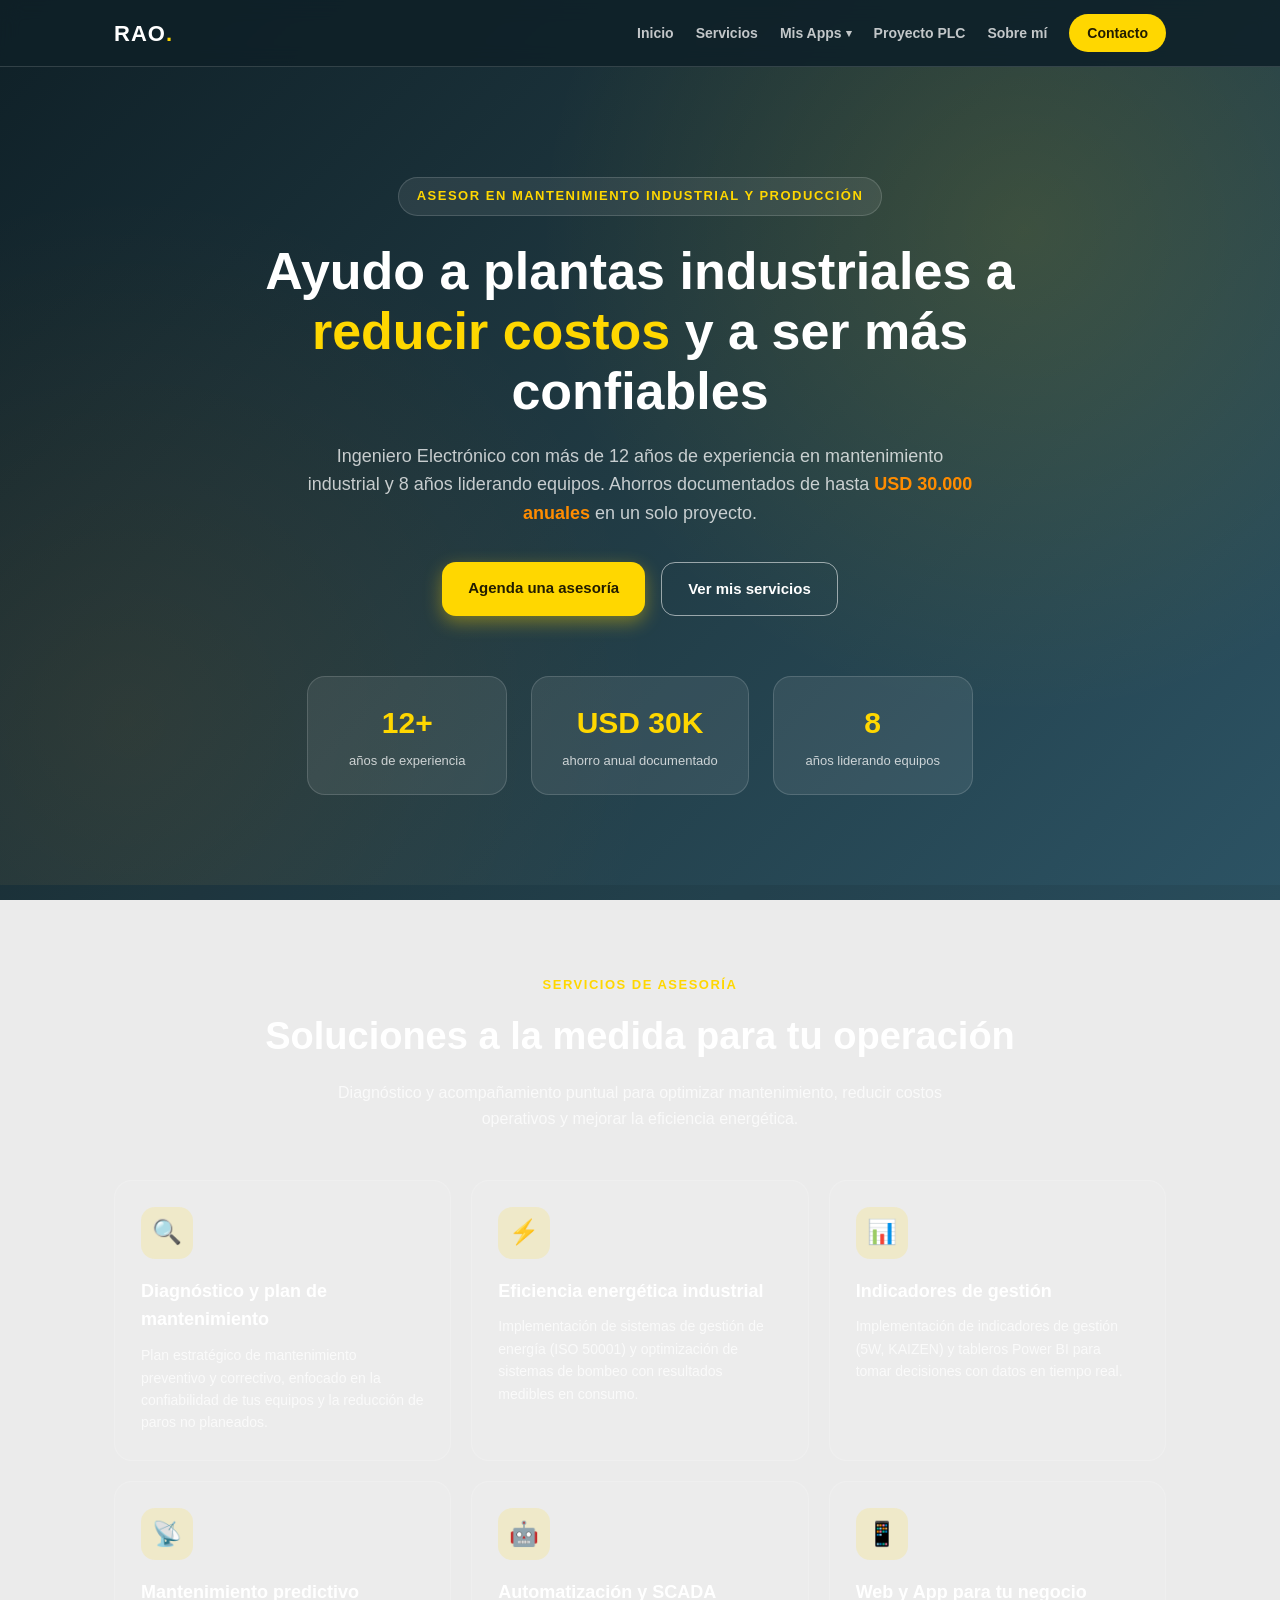
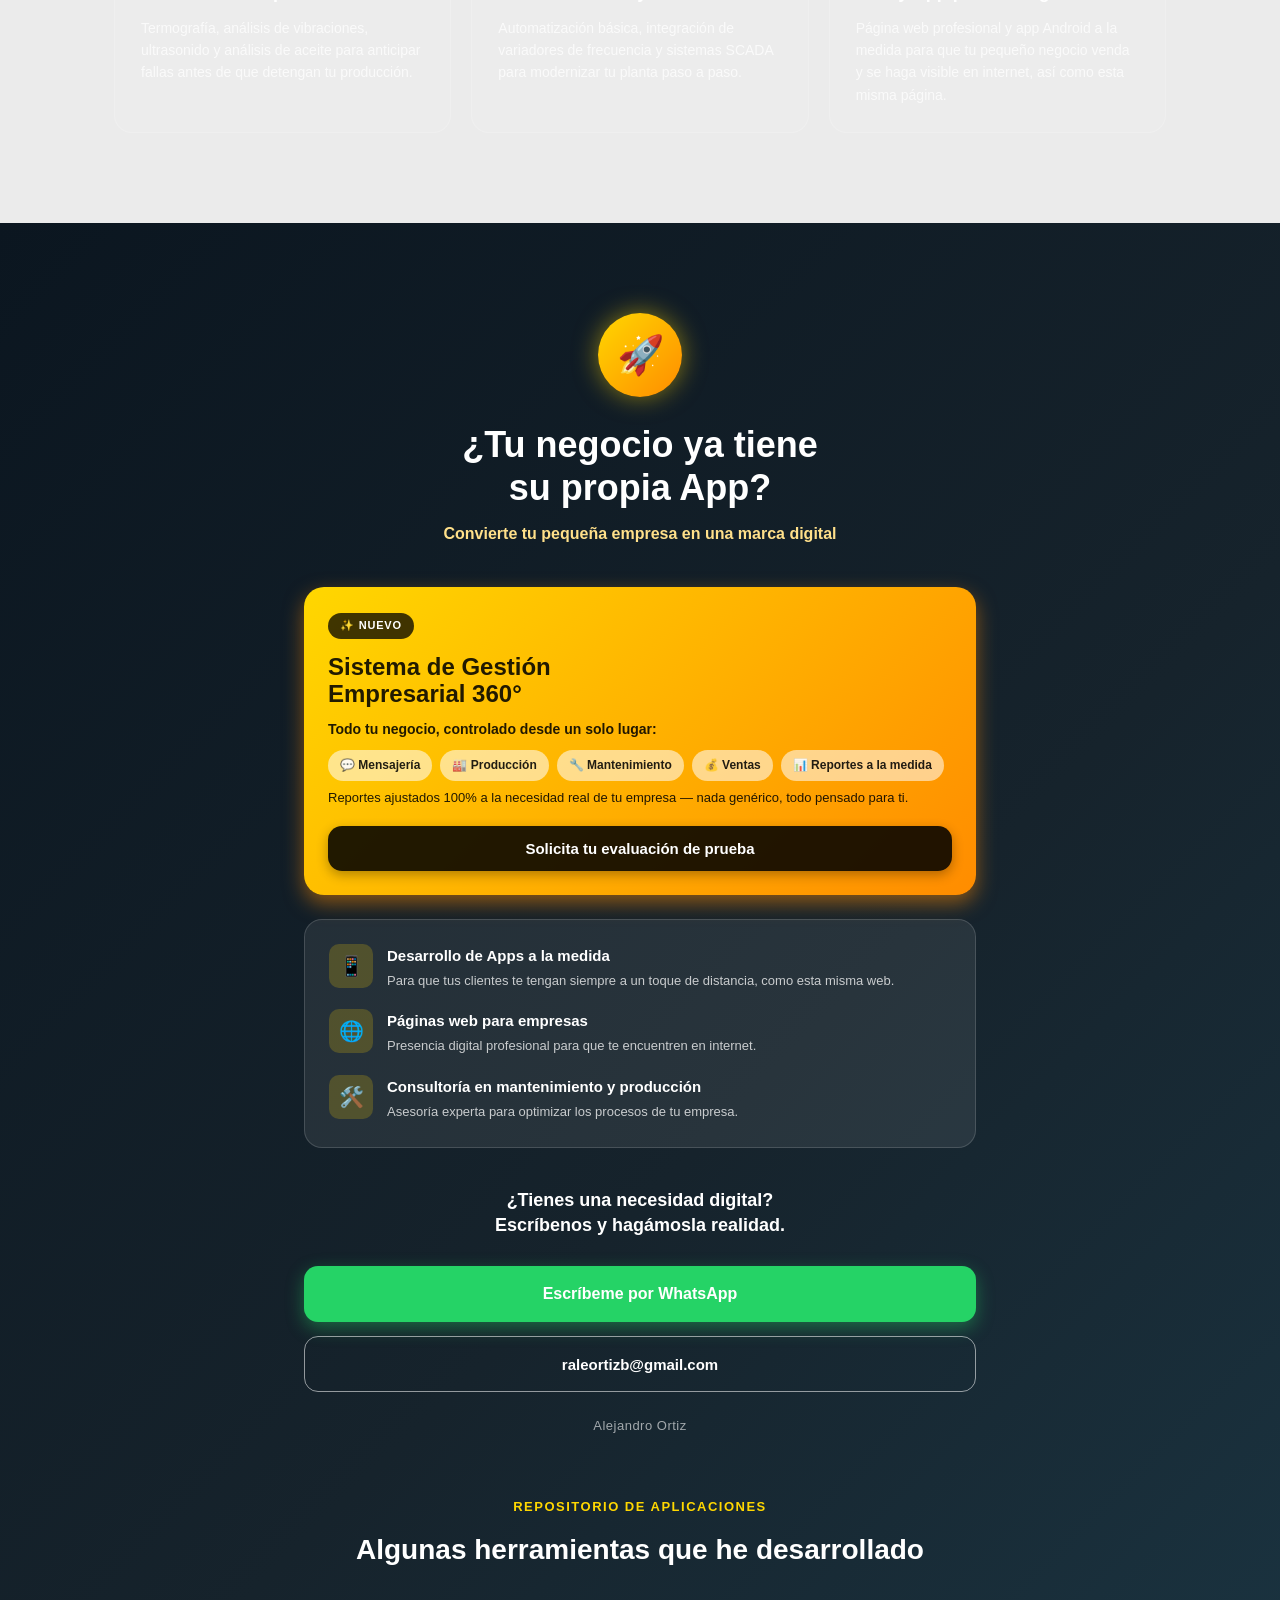
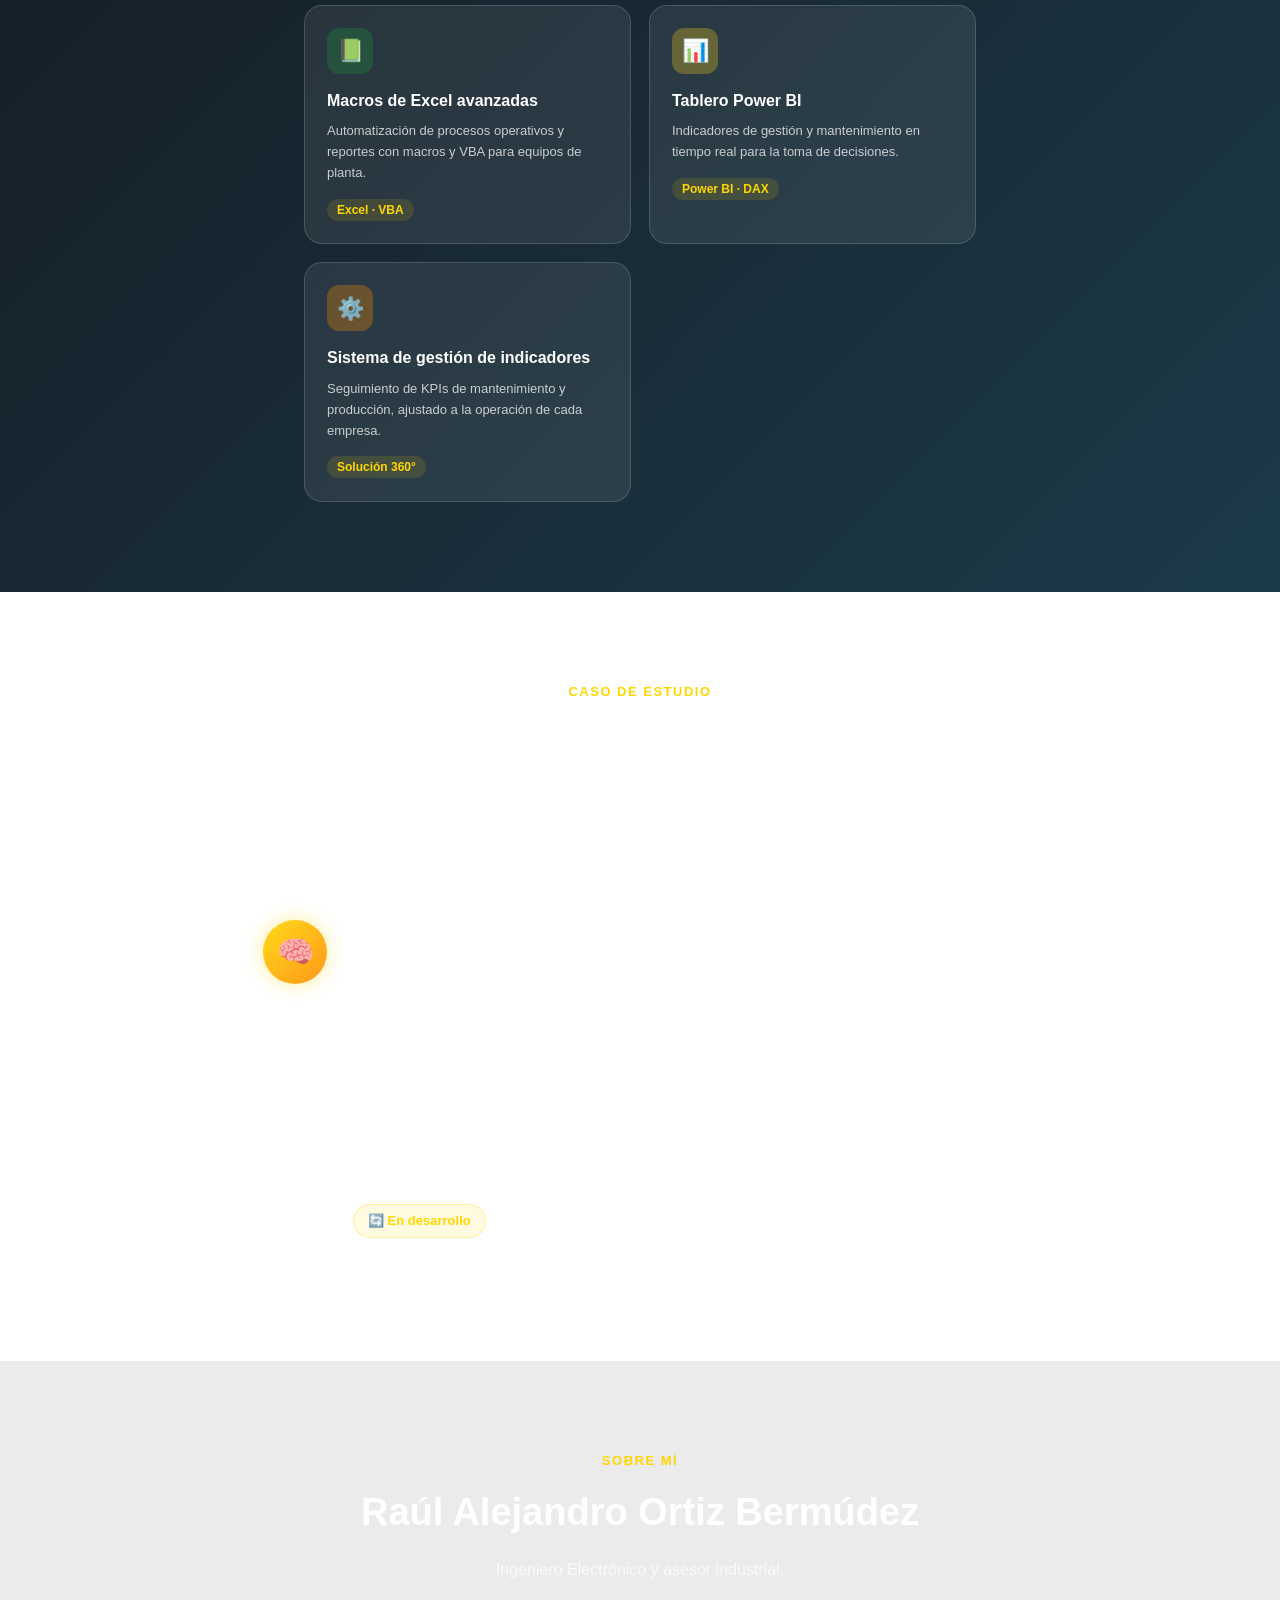
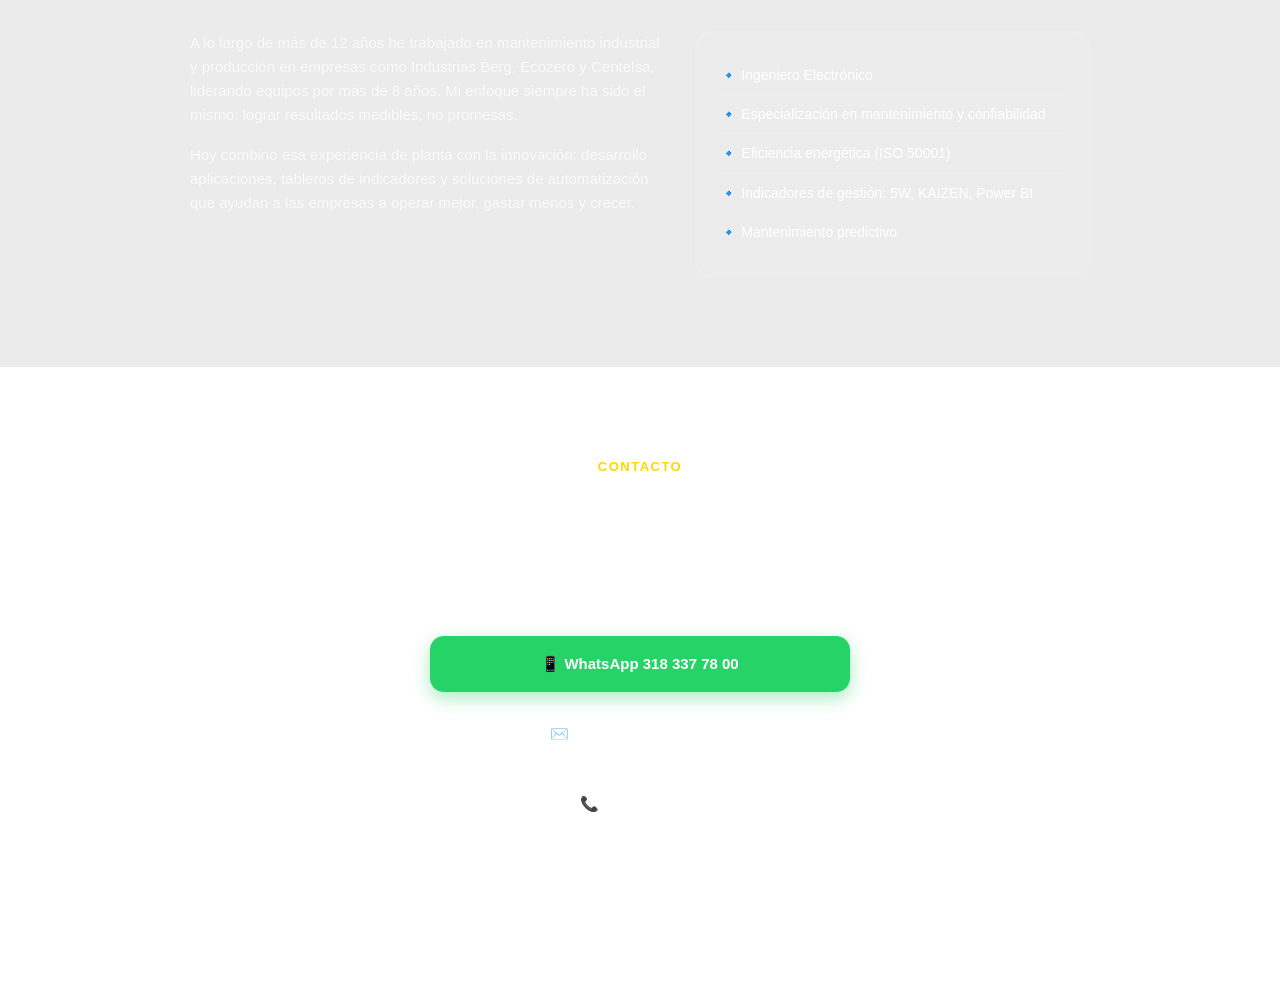
<file: index.html>
<!DOCTYPE html>
<html lang="es">
<head>
  <meta charset="UTF-8">
  <meta name="viewport" content="width=device-width, initial-scale=1.0">
  <title>Raúl Alejandro Ortiz | Mantenimiento Industrial y Producción</title>
  <meta name="description" content="Asesoría en mantenimiento industrial, eficiencia energética ISO 50001 e indicadores de gestión. Desarrollo de apps y páginas web a la medida.">
  <link rel="stylesheet" href="styles.css">
</head>
<body>

  <header class="nav">
    <div class="nav-inner">
      <a href="#inicio" class="nav-logo">RAO<span>.</span></a>
      <nav class="nav-links" id="navLinks">
        <a href="#inicio">Inicio</a>
        <a href="#servicios">Servicios</a>
        <div class="nav-dropdown" id="navDropdown">
          <button class="nav-dropdown-toggle" id="appsToggle" aria-expanded="false">
            Mis Apps <span class="caret">▾</span>
          </button>
          <div class="nav-dropdown-menu" id="appsMenu">
            <a href="apps/gestion-mipymes.html">Gestión Mipymes</a>
            <a href="apps/liturgia-hoy.html">Liturgia Hoy</a>
            <a href="apps/rastreo-automovil.html">Rastreo Automóvil</a>
          </div>
        </div>
        <a href="#plc">Proyecto PLC</a>
        <a href="#sobre-mi">Sobre mí</a>
        <a href="#contacto" class="nav-cta">Contacto</a>
      </nav>
      <button class="nav-toggle" id="navToggle" aria-label="Abrir menú" aria-expanded="false">
        <span></span><span></span><span></span>
      </button>
    </div>
  </header>

  <main>

    <section id="inicio" class="hero">
      <div class="hero-bg" aria-hidden="true"></div>
      <div class="hero-inner">
        <p class="hero-eyebrow">Asesor en mantenimiento industrial y producción</p>
        <h1>Ayudo a plantas industriales a <span>reducir costos</span> y a ser más confiables</h1>
        <p class="hero-sub">
          Ingeniero Electrónico con más de 12 años de experiencia en mantenimiento industrial y 8 años liderando
          equipos. Ahorros documentados de hasta <strong>USD 30.000 anuales</strong> en un solo proyecto.
        </p>
        <div class="hero-actions">
          <a href="#contacto" class="btn btn-primary">Agenda una asesoría</a>
          <a href="#servicios" class="btn btn-ghost">Ver mis servicios</a>
        </div>
        <div class="hero-stats">
          <div class="stat"><span class="stat-num">12+</span><span class="stat-label">años de experiencia</span></div>
          <div class="stat"><span class="stat-num">USD 30K</span><span class="stat-label">ahorro anual documentado</span></div>
          <div class="stat"><span class="stat-num">8</span><span class="stat-label">años liderando equipos</span></div>
        </div>
      </div>
    </section>

    <section id="servicios" class="section">
      <div class="container">
        <div class="section-head">
          <p class="section-eyebrow">Servicios de asesoría</p>
          <h2>Soluciones a la medida para tu operación</h2>
          <p class="section-sub">Diagnóstico y acompañamiento puntual para optimizar mantenimiento, reducir costos operativos y mejorar la eficiencia energética.</p>
        </div>
        <div class="grid-services">
          <article class="card-service">
            <div class="service-icon">🔍</div>
            <h3>Diagnóstico y plan de mantenimiento</h3>
            <p>Plan estratégico de mantenimiento preventivo y correctivo, enfocado en la confiabilidad de tus equipos y la reducción de paros no planeados.</p>
          </article>
          <article class="card-service">
            <div class="service-icon">⚡</div>
            <h3>Eficiencia energética industrial</h3>
            <p>Implementación de sistemas de gestión de energía (ISO 50001) y optimización de sistemas de bombeo con resultados medibles en consumo.</p>
          </article>
          <article class="card-service">
            <div class="service-icon">📊</div>
            <h3>Indicadores de gestión</h3>
            <p>Implementación de indicadores de gestión (5W, KAIZEN) y tableros Power BI para tomar decisiones con datos en tiempo real.</p>
          </article>
          <article class="card-service">
            <div class="service-icon">📡</div>
            <h3>Mantenimiento predictivo</h3>
            <p>Termografía, análisis de vibraciones, ultrasonido y análisis de aceite para anticipar fallas antes de que detengan tu producción.</p>
          </article>
          <article class="card-service">
            <div class="service-icon">🤖</div>
            <h3>Automatización y SCADA</h3>
            <p>Automatización básica, integración de variadores de frecuencia y sistemas SCADA para modernizar tu planta paso a paso.</p>
          </article>
          <article class="card-service">
            <div class="service-icon">📱</div>
            <h3>Web y App para tu negocio</h3>
            <p>Página web profesional y app Android a la medida para que tu pequeño negocio venda y se haga visible en internet, así como esta misma página.</p>
          </article>
        </div>
      </div>
    </section>

    <section id="apps" class="apps">
      <div class="apps-inner">
        <div class="apps-badge">🚀</div>
        <h2>¿Tu negocio ya tiene<br>su propia App?</h2>
        <p class="apps-sub">Convierte tu pequeña empresa en una marca digital</p>

        <article class="card-featured">
          <span class="badge-nuevo">✨ NUEVO</span>
          <h3>Sistema de Gestión<br>Empresarial 360°</h3>
          <p class="featured-intro">Todo tu negocio, controlado desde un solo lugar:</p>
          <div class="chips">
            <span class="chip">💬 Mensajería</span>
            <span class="chip">🏭 Producción</span>
            <span class="chip">🔧 Mantenimiento</span>
            <span class="chip">💰 Ventas</span>
            <span class="chip">📊 Reportes a la medida</span>
          </div>
          <p class="featured-note">Reportes ajustados 100% a la necesidad real de tu empresa — nada genérico, todo pensado para ti.</p>
          <button class="btn btn-eval" id="btnEvaluacion">Solicita tu evaluación de prueba</button>
        </article>

        <div class="card-services-apps">
          <div class="service-app">
            <div class="service-app-icon">📱</div>
            <div>
              <h4>Desarrollo de Apps a la medida</h4>
              <p>Para que tus clientes te tengan siempre a un toque de distancia, como esta misma web.</p>
            </div>
          </div>
          <div class="service-app">
            <div class="service-app-icon">🌐</div>
            <div>
              <h4>Páginas web para empresas</h4>
              <p>Presencia digital profesional para que te encuentren en internet.</p>
            </div>
          </div>
          <div class="service-app">
            <div class="service-app-icon">🛠️</div>
            <div>
              <h4>Consultoría en mantenimiento y producción</h4>
              <p>Asesoría experta para optimizar los procesos de tu empresa.</p>
            </div>
          </div>
        </div>

        <p class="apps-cta">¿Tienes una necesidad digital?<br>Escríbenos y hagámosla realidad.</p>

        <button class="btn btn-whatsapp" id="btnWhatsApp">Escríbeme por WhatsApp</button>
        <button class="btn btn-email" id="btnEmail">raleortizb@gmail.com</button>
        <p class="apps-sign">Alejandro Ortiz</p>

        <div class="repo-head">
          <p class="section-eyebrow">Repositorio de aplicaciones</p>
          <h3>Algunas herramientas que he desarrollado</h3>
        </div>
        <div class="grid-repo">
          <article class="card-repo">
            <div class="repo-badge repo-excel">📗</div>
            <h4>Macros de Excel avanzadas</h4>
            <p>Automatización de procesos operativos y reportes con macros y VBA para equipos de planta.</p>
            <span class="repo-tech">Excel · VBA</span>
          </article>
          <article class="card-repo">
            <div class="repo-badge repo-pbi">📊</div>
            <h4>Tablero Power BI</h4>
            <p>Indicadores de gestión y mantenimiento en tiempo real para la toma de decisiones.</p>
            <span class="repo-tech">Power BI · DAX</span>
          </article>
          <article class="card-repo">
            <div class="repo-badge repo-gest">⚙️</div>
            <h4>Sistema de gestión de indicadores</h4>
            <p>Seguimiento de KPIs de mantenimiento y producción, ajustado a la operación de cada empresa.</p>
            <span class="repo-tech">Solución 360°</span>
          </article>
        </div>
      </div>
    </section>

    <section id="plc" class="section">
      <div class="container">
        <div class="section-head">
          <p class="section-eyebrow">Caso de estudio</p>
          <h2>Proyecto PLC con ESP32</h2>
          <p class="section-sub">Un proyecto en desarrollo que documenta cómo modernizar el control industrial con tecnología de bajo costo y alto impacto.</p>
        </div>
        <div class="plc-card">
          <div class="plc-icon">🧠</div>
          <div>
            <h3>Objetivo del proyecto</h3>
            <p>Construir un controlador industrial basado en ESP32 que funcione como PLC de bajo costo: entradas y salidas digitales, conectividad inalámbrica y visualización en tiempo real.</p>
            <h3>Por qué lo hago</h3>
            <p>Porque muchas PyMEs no pueden costear un PLC comercial. Con esta alternativa demostramos que la automatización es accesible y el soporte queda en manos de cada empresa.</p>
            <h3>Estado actual</h3>
            <p>En desarrollo. Estoy documentando el avance, los diagramas y el código para compartirlo como bitácora técnica del proyecto.</p>
            <div class="plc-progress">
              <span>🔄 En desarrollo</span>
            </div>
          </div>
        </div>
      </div>
    </section>

    <section id="sobre-mi" class="section">
      <div class="container">
        <div class="section-head">
          <p class="section-eyebrow">Sobre mí</p>
          <h2>Raúl Alejandro Ortiz Bermúdez</h2>
          <p class="section-sub">Ingeniero Electrónico y asesor industrial.</p>
        </div>
        <div class="bio-grid">
          <div class="bio-text">
            <p>
              A lo largo de más de 12 años he trabajado en mantenimiento industrial y producción en empresas como
              Industrias Berg, Ecozero y Centelsa, liderando equipos por más de 8 años. Mi enfoque siempre ha sido el
              mismo: lograr resultados medibles, no promesas.
            </p>
            <p>
              Hoy combino esa experiencia de planta con la innovación: desarrollo aplicaciones, tableros de
              indicadores y soluciones de automatización que ayudan a las empresas a operar mejor, gastar menos y
              crecer.
            </p>
          </div>
          <ul class="bio-list">
            <li>🔹 Ingeniero Electrónico</li>
            <li>🔹 Especialización en mantenimiento y confiabilidad</li>
            <li>🔹 Eficiencia energética (ISO 50001)</li>
            <li>🔹 Indicadores de gestión: 5W, KAIZEN, Power BI</li>
            <li>🔹 Mantenimiento predictivo</li>
          </ul>
        </div>
      </div>
    </section>

    <section id="contacto" class="section section-contact">
      <div class="container">
        <div class="section-head">
          <p class="section-eyebrow">Contacto</p>
          <h2>Hablemos de tu proyecto</h2>
          <p class="section-sub">Escríbeme y agendemos una asesoría sin compromiso.</p>
        </div>
        <div class="contact-actions">
          <a href="#contacto" class="btn btn-whatsapp" id="contactWhatsApp">📱 WhatsApp 318 337 78 00</a>
          <a href="#contacto" class="btn btn-email" id="contactEmail">✉️ raleortizb@gmail.com</a>
          <a href="tel:318 337 78 00" class="btn btn-ghost">📞 318 337 78 00</a>
        </div>
      </div>
    </section>

  </main>

  <footer class="footer">
    <p>© 2026 Raúl Alejandro Ortiz Bermúdez · Mantenimiento Industrial y Producción</p>
  </footer>

  <script src="script.js"></script>
</body>
</html>
</file>
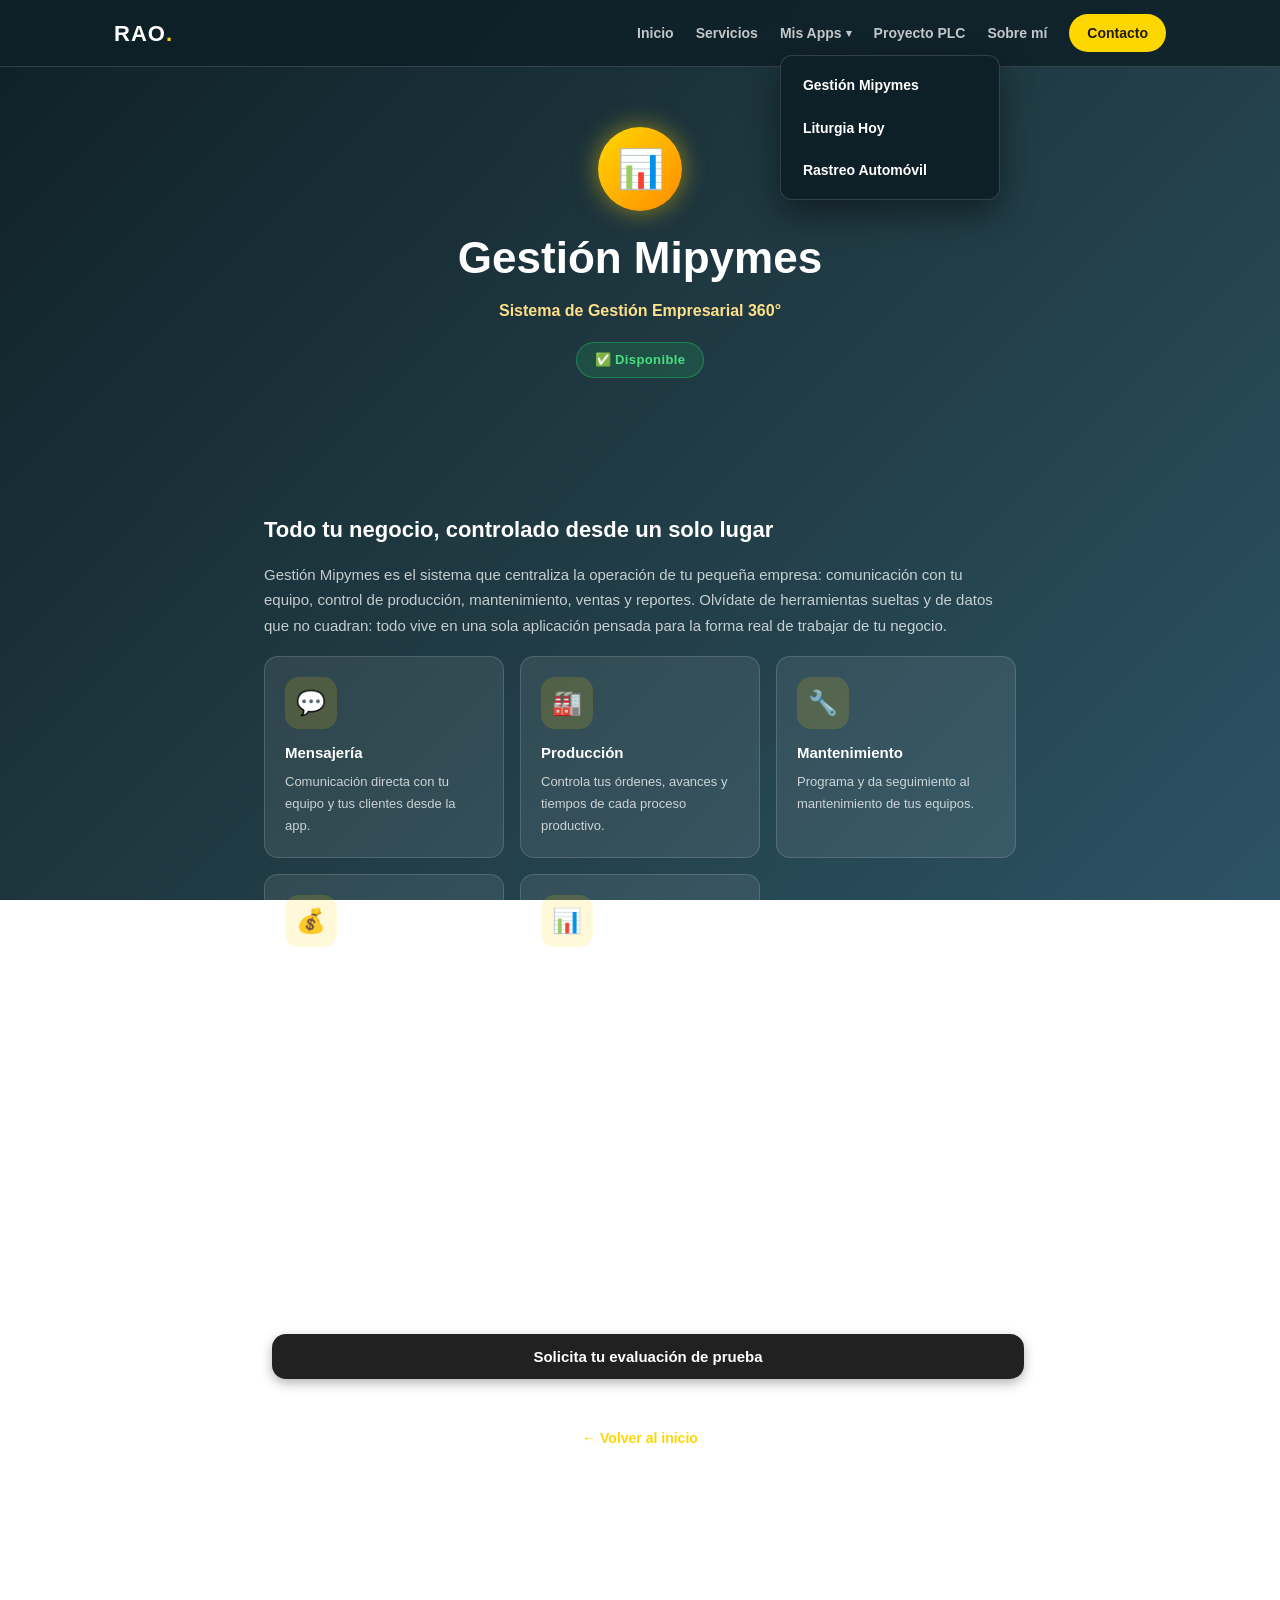
<file: gestion-mipymes.html>
<!DOCTYPE html>
<html lang="es">
<head>
  <meta charset="UTF-8">
  <meta name="viewport" content="width=device-width, initial-scale=1.0">
  <title>Gestión Mipymes | Raúl Alejandro Ortiz</title>
  <meta name="description" content="Sistema de Gestión Empresarial 360°: mensajería, producción, mantenimiento y ventas con reportes a la medida para tu mipyme.">
  <link rel="stylesheet" href="styles.css">
</head>
<body>

  <header class="nav">
    <div class="nav-inner">
      <a href="index.html" class="nav-logo">RAO<span>.</span></a>
      <nav class="nav-links" id="navLinks">
        <a href="index.html">Inicio</a>
        <a href="index.html#servicios">Servicios</a>
        <div class="nav-dropdown open" id="navDropdown">
          <button class="nav-dropdown-toggle" id="appsToggle" aria-expanded="true">
            Mis Apps <span class="caret">▾</span>
          </button>
          <div class="nav-dropdown-menu" id="appsMenu">
            <a href="gestion-mipymes.html">Gestión Mipymes</a>
            <a href="liturgia-hoy.html">Liturgia Hoy</a>
            <a href="rastreo-automovil.html">Rastreo Automóvil</a>
          </div>
        </div>
        <a href="index.html#plc">Proyecto PLC</a>
        <a href="index.html#sobre-mi">Sobre mí</a>
        <a href="index.html#contacto" class="nav-cta">Contacto</a>
      </nav>
      <button class="nav-toggle" id="navToggle" aria-label="Abrir menú" aria-expanded="false">
        <span></span><span></span><span></span>
      </button>
    </div>
  </header>

  <main>

    <section class="app-hero">
      <div class="apps-badge">📊</div>
      <h1>Gestión Mipymes</h1>
      <p class="apps-sub">Sistema de Gestión Empresarial 360°</p>
      <span class="app-status live">✅ Disponible</span>
    </section>

    <div class="container page-app">
      <div class="app-content">
        <h2>Todo tu negocio, controlado desde un solo lugar</h2>
        <p>
          Gestión Mipymes es el sistema que centraliza la operación de tu pequeña empresa: comunicación con tu
          equipo, control de producción, mantenimiento, ventas y reportes. Olvídate de herramientas sueltas y de
          datos que no cuadran: todo vive en una sola aplicación pensada para la forma real de trabajar de tu negocio.
        </p>

        <div class="app-grid-features">
          <div class="app-feature">
            <div class="service-icon">💬</div>
            <h3>Mensajería</h3>
            <p>Comunicación directa con tu equipo y tus clientes desde la app.</p>
          </div>
          <div class="app-feature">
            <div class="service-icon">🏭</div>
            <h3>Producción</h3>
            <p>Controla tus órdenes, avances y tiempos de cada proceso productivo.</p>
          </div>
          <div class="app-feature">
            <div class="service-icon">🔧</div>
            <h3>Mantenimiento</h3>
            <p>Programa y da seguimiento al mantenimiento de tus equipos.</p>
          </div>
          <div class="app-feature">
            <div class="service-icon">💰</div>
            <h3>Ventas</h3>
            <p>Registra tus ventas y lleva el control de tu negocio al día.</p>
          </div>
          <div class="app-feature">
            <div class="service-icon">📊</div>
            <h3>Reportes a la medida</h3>
            <p>Reportes ajustados 100% a la necesidad real de tu empresa — nada genérico, todo pensado para ti.</p>
          </div>
        </div>

        <h2>¿Para quién es?</h2>
        <p>
          Para mipymes que ya no funcionan con papel, llamadas y excusas. Si quieres saber en tiempo real cómo va tu
          producción, qué se vendió hoy y qué equipo está por dañarse, este sistema es para ti.
        </p>

        <div class="app-cta">
          <h2>¿Listo para modernizar tu empresa?</h2>
          <button class="btn btn-eval" id="btnEvaluacion">Solicita tu evaluación de prueba</button>
          <br>
          <a href="index.html" class="back-link">← Volver al inicio</a>
        </div>
      </div>
    </div>

  </main>

  <footer class="footer">
    <p>© 2026 Raúl Alejandro Ortiz Bermúdez · Mantenimiento Industrial y Producción</p>
  </footer>

  <script src="script.js"></script>
</body>
</html>
</file>
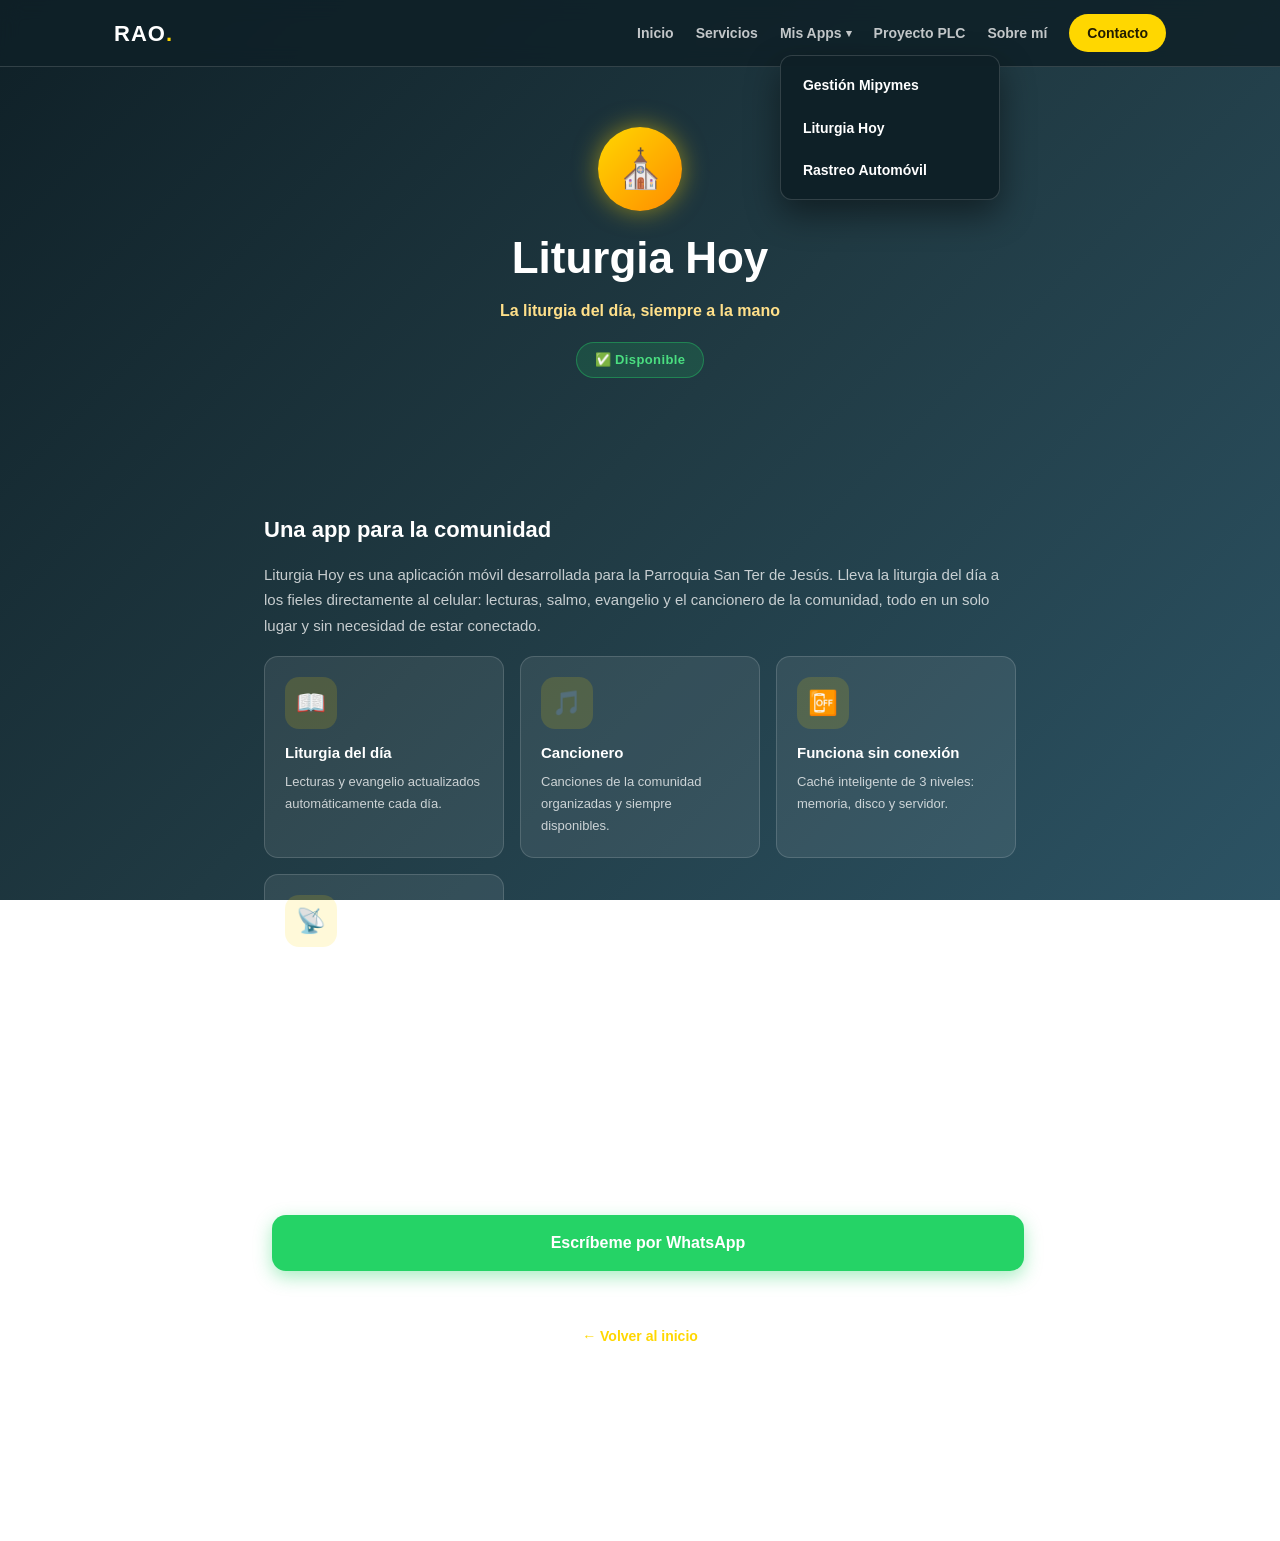
<file: liturgia-hoy.html>
<!DOCTYPE html>
<html lang="es">
<head>
  <meta charset="UTF-8">
  <meta name="viewport" content="width=device-width, initial-scale=1.0">
  <title>Liturgia Hoy | Raúl Alejandro Ortiz</title>
  <meta name="description" content="App para la parroquia: liturgia del día, lecturas y canciones siempre a la mano, con soporte sin conexión.">
  <link rel="stylesheet" href="styles.css">
</head>
<body>

  <header class="nav">
    <div class="nav-inner">
      <a href="index.html" class="nav-logo">RAO<span>.</span></a>
      <nav class="nav-links" id="navLinks">
        <a href="index.html">Inicio</a>
        <a href="index.html#servicios">Servicios</a>
        <div class="nav-dropdown open" id="navDropdown">
          <button class="nav-dropdown-toggle" id="appsToggle" aria-expanded="true">
            Mis Apps <span class="caret">▾</span>
          </button>
          <div class="nav-dropdown-menu" id="appsMenu">
            <a href="gestion-mipymes.html">Gestión Mipymes</a>
            <a href="liturgia-hoy.html">Liturgia Hoy</a>
            <a href="rastreo-automovil.html">Rastreo Automóvil</a>
          </div>
        </div>
        <a href="index.html#plc">Proyecto PLC</a>
        <a href="index.html#sobre-mi">Sobre mí</a>
        <a href="index.html#contacto" class="nav-cta">Contacto</a>
      </nav>
      <button class="nav-toggle" id="navToggle" aria-label="Abrir menú" aria-expanded="false">
        <span></span><span></span><span></span>
      </button>
    </div>
  </header>

  <main>

    <section class="app-hero">
      <div class="apps-badge">⛪</div>
      <h1>Liturgia Hoy</h1>
      <p class="apps-sub">La liturgia del día, siempre a la mano</p>
      <span class="app-status live">✅ Disponible</span>
    </section>

    <div class="container page-app">
      <div class="app-content">
        <h2>Una app para la comunidad</h2>
        <p>
          Liturgia Hoy es una aplicación móvil desarrollada para la Parroquia San Ter de Jesús. Lleva la liturgia del
          día a los fieles directamente al celular: lecturas, salmo, evangelio y el cancionero de la comunidad, todo
          en un solo lugar y sin necesidad de estar conectado.
        </p>

        <div class="app-grid-features">
          <div class="app-feature">
            <div class="service-icon">📖</div>
            <h3>Liturgia del día</h3>
            <p>Lecturas y evangelio actualizados automáticamente cada día.</p>
          </div>
          <div class="app-feature">
            <div class="service-icon">🎵</div>
            <h3>Cancionero</h3>
            <p>Canciones de la comunidad organizadas y siempre disponibles.</p>
          </div>
          <div class="app-feature">
            <div class="service-icon">📴</div>
            <h3>Funciona sin conexión</h3>
            <p>Caché inteligente de 3 niveles: memoria, disco y servidor.</p>
          </div>
          <div class="app-feature">
            <div class="service-icon">📡</div>
            <h3>Actualización diaria</h3>
            <p>Un proceso automático trae la liturgia de hoy desde fuentes oficiales.</p>
          </div>
        </div>

        <div class="app-cta">
          <h2>¿Tu comunidad también la necesita?</h2>
          <p>Adapto este sistema para cualquier parroquia o comunidad.</p>
          <button class="btn btn-whatsapp" id="btnWhatsApp">Escríbeme por WhatsApp</button>
          <br>
          <a href="index.html" class="back-link">← Volver al inicio</a>
        </div>
      </div>
    </div>

  </main>

  <footer class="footer">
    <p>© 2026 Raúl Alejandro Ortiz Bermúdez · Mantenimiento Industrial y Producción</p>
  </footer>

  <script src="script.js"></script>
</body>
</html>
</file>
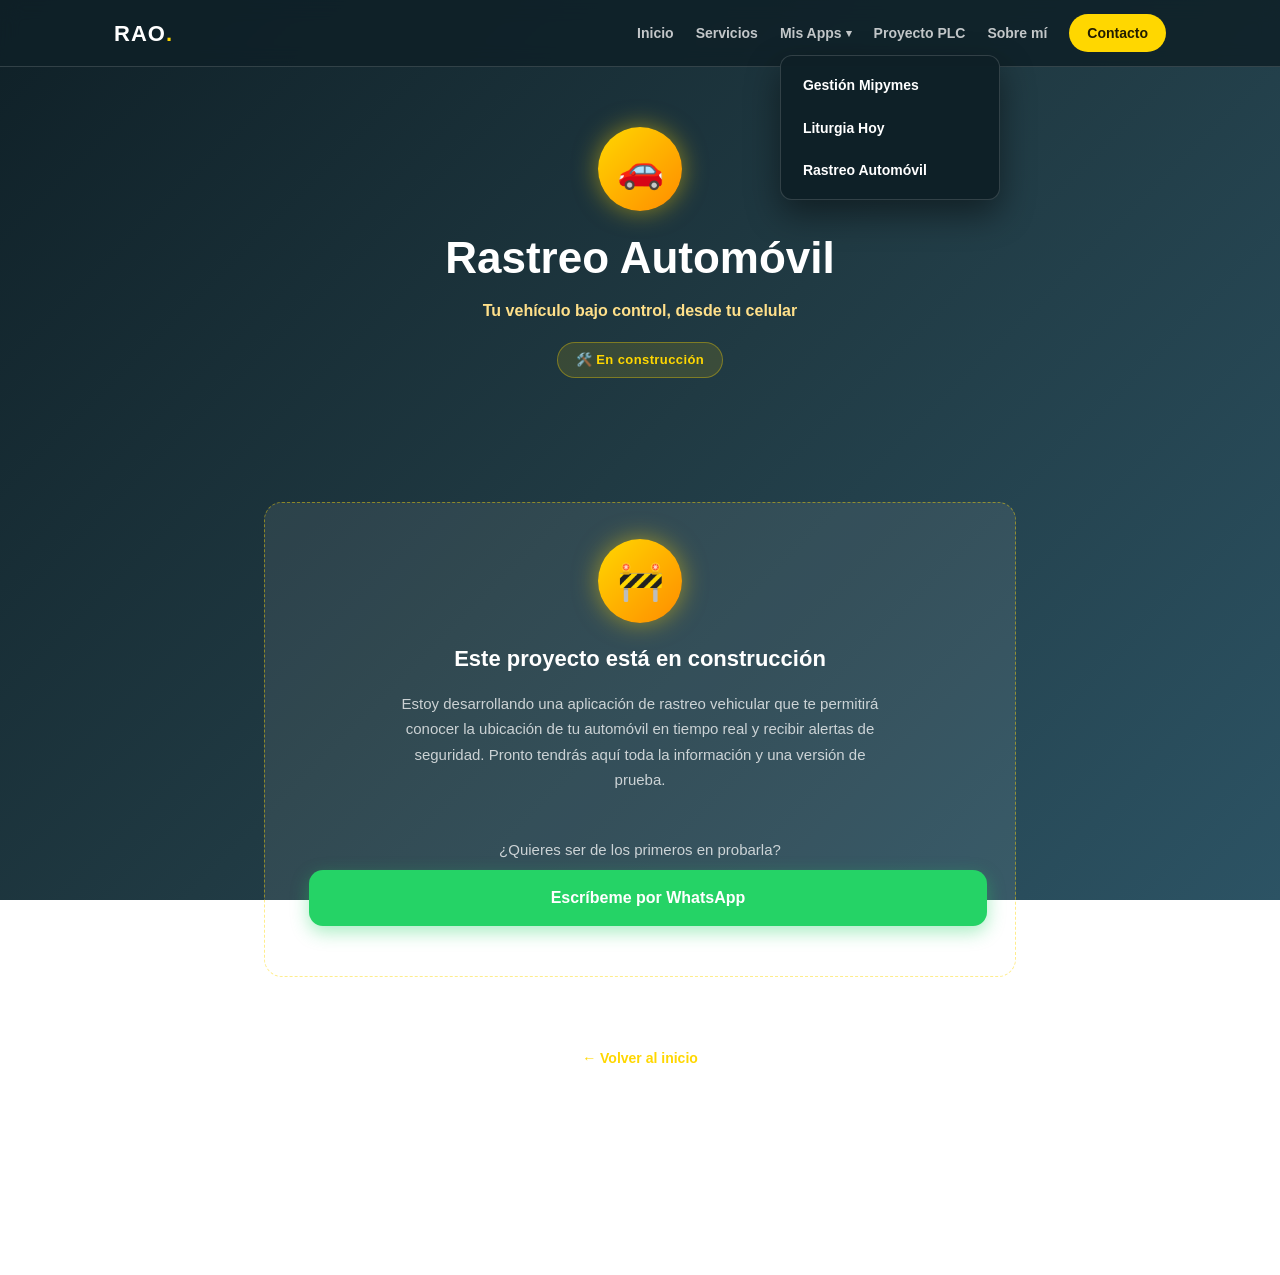
<file: rastreo-automovil.html>
<!DOCTYPE html>
<html lang="es">
<head>
  <meta charset="UTF-8">
  <meta name="viewport" content="width=device-width, initial-scale=1.0">
  <title>Rastreo Automóvil | Raúl Alejandro Ortiz</title>
  <meta name="description" content="App de rastreo vehicular en construcción.">
  <link rel="stylesheet" href="styles.css">
</head>
<body>

  <header class="nav">
    <div class="nav-inner">
      <a href="index.html" class="nav-logo">RAO<span>.</span></a>
      <nav class="nav-links" id="navLinks">
        <a href="index.html">Inicio</a>
        <a href="index.html#servicios">Servicios</a>
        <div class="nav-dropdown open" id="navDropdown">
          <button class="nav-dropdown-toggle" id="appsToggle" aria-expanded="true">
            Mis Apps <span class="caret">▾</span>
          </button>
          <div class="nav-dropdown-menu" id="appsMenu">
            <a href="gestion-mipymes.html">Gestión Mipymes</a>
            <a href="liturgia-hoy.html">Liturgia Hoy</a>
            <a href="rastreo-automovil.html">Rastreo Automóvil</a>
          </div>
        </div>
        <a href="index.html#plc">Proyecto PLC</a>
        <a href="index.html#sobre-mi">Sobre mí</a>
        <a href="index.html#contacto" class="nav-cta">Contacto</a>
      </nav>
      <button class="nav-toggle" id="navToggle" aria-label="Abrir menú" aria-expanded="false">
        <span></span><span></span><span></span>
      </button>
    </div>
  </header>

  <main>

    <section class="app-hero">
      <div class="apps-badge">🚗</div>
      <h1>Rastreo Automóvil</h1>
      <p class="apps-sub">Tu vehículo bajo control, desde tu celular</p>
      <span class="app-status wip">🛠️ En construcción</span>
    </section>

    <div class="container page-app">
      <div class="app-content">
        <div class="wip-box">
          <div class="apps-badge">🚧</div>
          <h2>Este proyecto está en construcción</h2>
          <p>
            Estoy desarrollando una aplicación de rastreo vehicular que te permitirá conocer la ubicación de tu
            automóvil en tiempo real y recibir alertas de seguridad. Pronto tendrás aquí toda la información y una
            versión de prueba.
          </p>
          <div class="app-cta">
            <p>¿Quieres ser de los primeros en probarla?</p>
            <button class="btn btn-whatsapp" id="btnWhatsApp">Escríbeme por WhatsApp</button>
          </div>
        </div>
        <p style="text-align:center; margin-top: 30px;">
          <a href="index.html" class="back-link">← Volver al inicio</a>
        </p>
      </div>
    </div>

  </main>

  <footer class="footer">
    <p>© 2026 Raúl Alejandro Ortiz Bermúdez · Mantenimiento Industrial y Producción</p>
  </footer>

  <script src="script.js"></script>
</body>
</html>
</file>
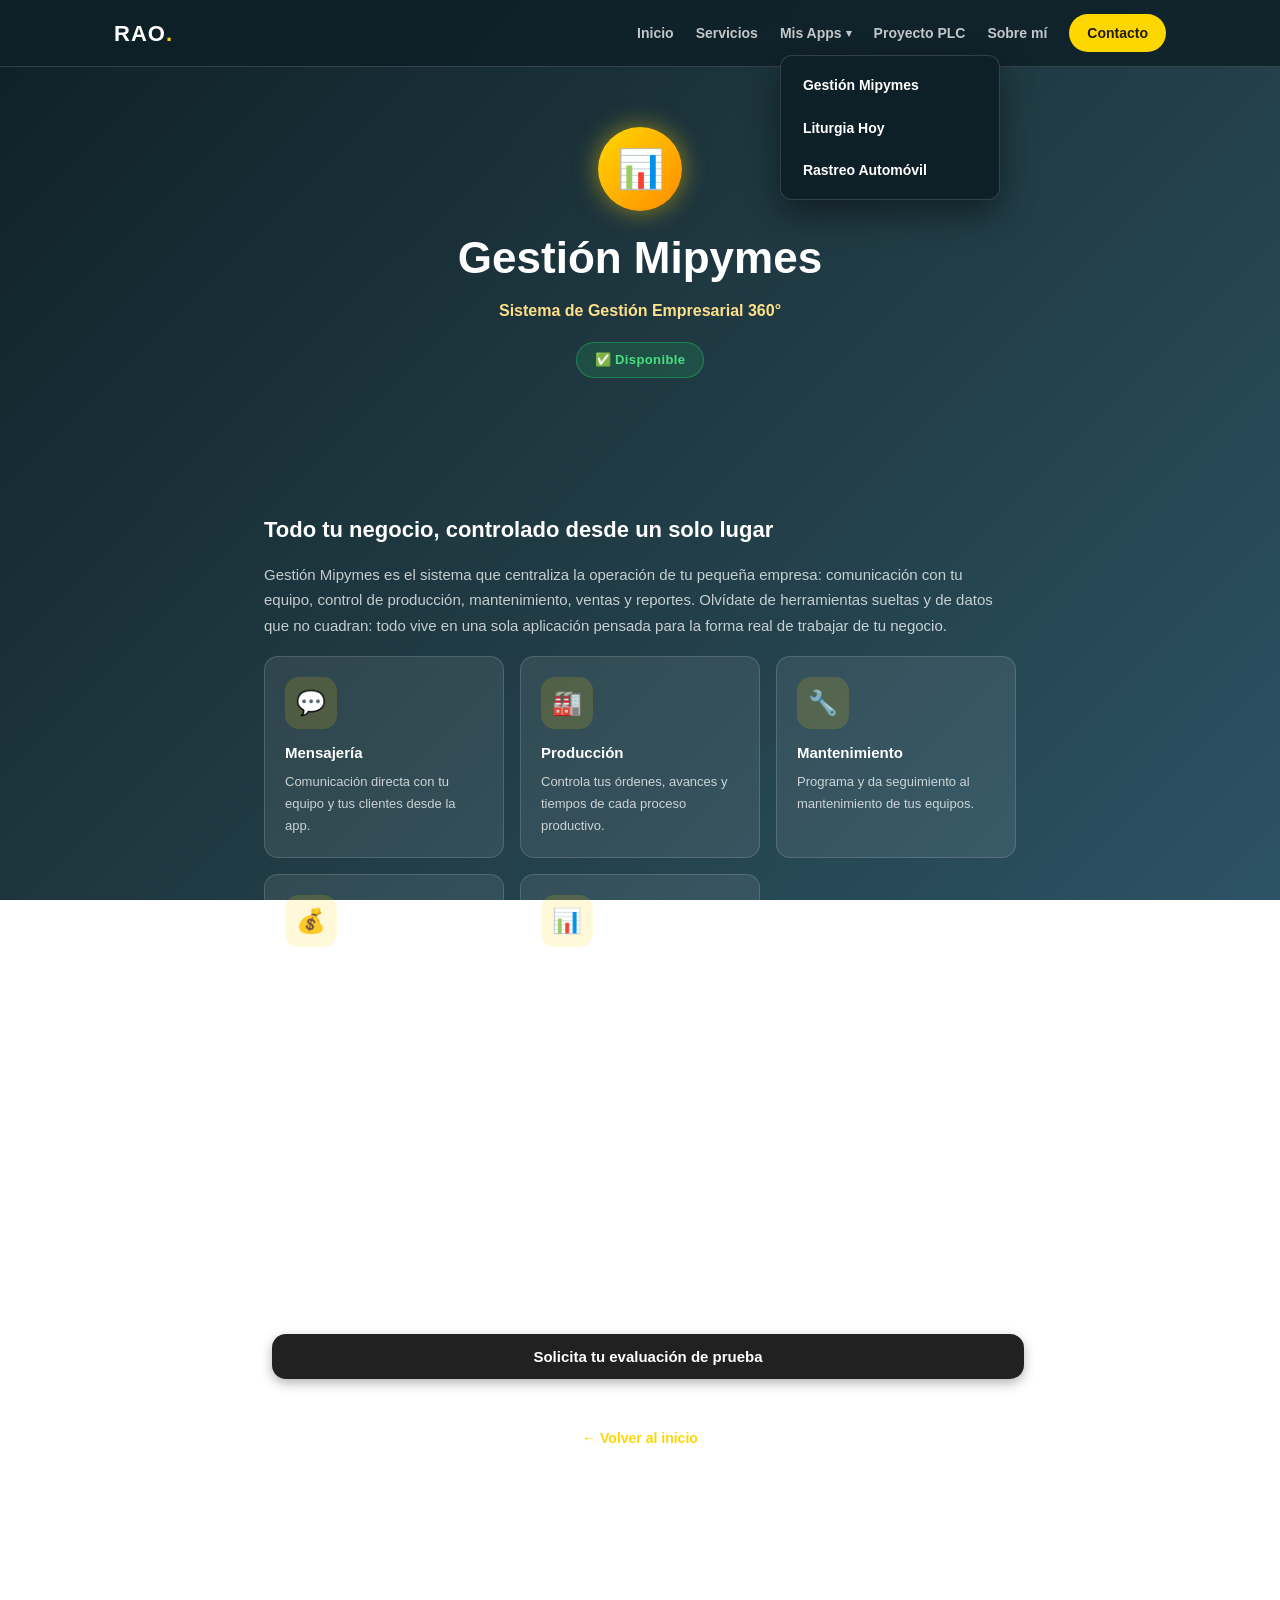
<file: apps/gestion-mipymes.html>
﻿<!DOCTYPE html>
<html lang="es">
<head>
  <meta charset="UTF-8">
  <meta name="viewport" content="width=device-width, initial-scale=1.0">
  <title>Gestión Mipymes | Raúl Alejandro Ortiz</title>
  <meta name="description" content="Sistema de Gestión Empresarial 360°: mensajería, producción, mantenimiento y ventas con reportes a la medida para tu mipyme.">
  <link rel="stylesheet" href="../styles.css">
</head>
<body>

  <header class="nav">
    <div class="nav-inner">
      <a href="../index.html" class="nav-logo">RAO<span>.</span></a>
      <nav class="nav-links" id="navLinks">
        <a href="../index.html">Inicio</a>
        <a href="../index.html#servicios">Servicios</a>
        <div class="nav-dropdown open" id="navDropdown">
          <button class="nav-dropdown-toggle" id="appsToggle" aria-expanded="true">
            Mis Apps <span class="caret">▾</span>
          </button>
          <div class="nav-dropdown-menu" id="appsMenu">
            <a href="gestion-mipymes.html">Gestión Mipymes</a>
            <a href="liturgia-hoy.html">Liturgia Hoy</a>
            <a href="rastreo-automovil.html">Rastreo Automóvil</a>
          </div>
        </div>
        <a href="../index.html#plc">Proyecto PLC</a>
        <a href="../index.html#sobre-mi">Sobre mí</a>
        <a href="../index.html#contacto" class="nav-cta">Contacto</a>
      </nav>
      <button class="nav-toggle" id="navToggle" aria-label="Abrir menú" aria-expanded="false">
        <span></span><span></span><span></span>
      </button>
    </div>
  </header>

  <main>

    <section class="app-hero">
      <div class="apps-badge">📊</div>
      <h1>Gestión Mipymes</h1>
      <p class="apps-sub">Sistema de Gestión Empresarial 360°</p>
      <span class="app-status live">✅ Disponible</span>
    </section>

    <div class="container page-app">
      <div class="app-content">
        <h2>Todo tu negocio, controlado desde un solo lugar</h2>
        <p>
          Gestión Mipymes es el sistema que centraliza la operación de tu pequeña empresa: comunicación con tu
          equipo, control de producción, mantenimiento, ventas y reportes. Olvídate de herramientas sueltas y de
          datos que no cuadran: todo vive en una sola aplicación pensada para la forma real de trabajar de tu negocio.
        </p>

        <div class="app-grid-features">
          <div class="app-feature">
            <div class="service-icon">💬</div>
            <h3>Mensajería</h3>
            <p>Comunicación directa con tu equipo y tus clientes desde la app.</p>
          </div>
          <div class="app-feature">
            <div class="service-icon">🏭</div>
            <h3>Producción</h3>
            <p>Controla tus órdenes, avances y tiempos de cada proceso productivo.</p>
          </div>
          <div class="app-feature">
            <div class="service-icon">🔧</div>
            <h3>Mantenimiento</h3>
            <p>Programa y da seguimiento al mantenimiento de tus equipos.</p>
          </div>
          <div class="app-feature">
            <div class="service-icon">💰</div>
            <h3>Ventas</h3>
            <p>Registra tus ventas y lleva el control de tu negocio al día.</p>
          </div>
          <div class="app-feature">
            <div class="service-icon">📊</div>
            <h3>Reportes a la medida</h3>
            <p>Reportes ajustados 100% a la necesidad real de tu empresa — nada genérico, todo pensado para ti.</p>
          </div>
        </div>

        <h2>¿Para quién es?</h2>
        <p>
          Para mipymes que ya no funcionan con papel, llamadas y excusas. Si quieres saber en tiempo real cómo va tu
          producción, qué se vendió hoy y qué equipo está por dañarse, este sistema es para ti.
        </p>

        <div class="app-cta">
          <h2>¿Listo para modernizar tu empresa?</h2>
          <button class="btn btn-eval" id="btnEvaluacion">Solicita tu evaluación de prueba</button>
          <br>
          <a href="../index.html" class="back-link">← Volver al inicio</a>
        </div>
      </div>
    </div>

  </main>

  <footer class="footer">
    <p>© 2026 Raúl Alejandro Ortiz Bermúdez · Mantenimiento Industrial y Producción</p>
  </footer>

  <script src="../script.js"></script>
</body>
</html>
</file>
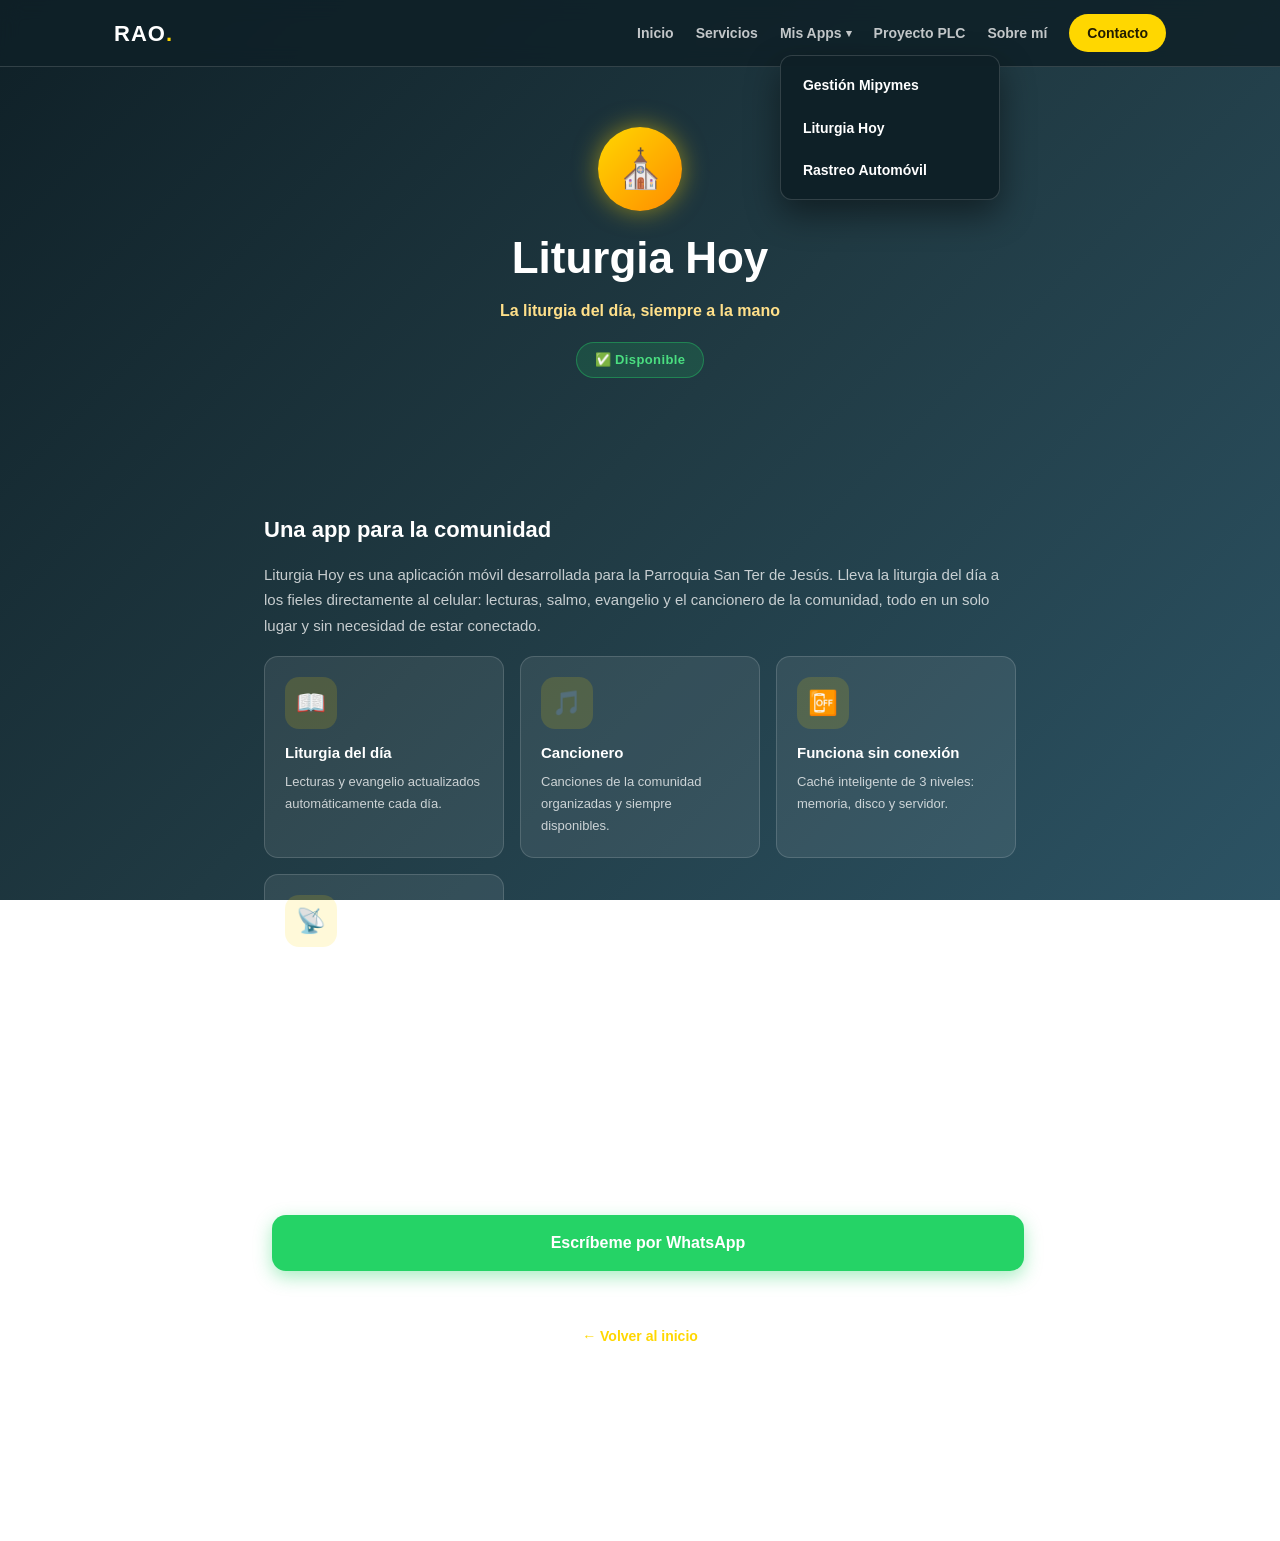
<file: apps/liturgia-hoy.html>
﻿<!DOCTYPE html>
<html lang="es">
<head>
  <meta charset="UTF-8">
  <meta name="viewport" content="width=device-width, initial-scale=1.0">
  <title>Liturgia Hoy | Raúl Alejandro Ortiz</title>
  <meta name="description" content="App para la parroquia: liturgia del día, lecturas y canciones siempre a la mano, con soporte sin conexión.">
  <link rel="stylesheet" href="../styles.css">
</head>
<body>

  <header class="nav">
    <div class="nav-inner">
      <a href="../index.html" class="nav-logo">RAO<span>.</span></a>
      <nav class="nav-links" id="navLinks">
        <a href="../index.html">Inicio</a>
        <a href="../index.html#servicios">Servicios</a>
        <div class="nav-dropdown open" id="navDropdown">
          <button class="nav-dropdown-toggle" id="appsToggle" aria-expanded="true">
            Mis Apps <span class="caret">▾</span>
          </button>
          <div class="nav-dropdown-menu" id="appsMenu">
            <a href="gestion-mipymes.html">Gestión Mipymes</a>
            <a href="liturgia-hoy.html">Liturgia Hoy</a>
            <a href="rastreo-automovil.html">Rastreo Automóvil</a>
          </div>
        </div>
        <a href="../index.html#plc">Proyecto PLC</a>
        <a href="../index.html#sobre-mi">Sobre mí</a>
        <a href="../index.html#contacto" class="nav-cta">Contacto</a>
      </nav>
      <button class="nav-toggle" id="navToggle" aria-label="Abrir menú" aria-expanded="false">
        <span></span><span></span><span></span>
      </button>
    </div>
  </header>

  <main>

    <section class="app-hero">
      <div class="apps-badge">⛪</div>
      <h1>Liturgia Hoy</h1>
      <p class="apps-sub">La liturgia del día, siempre a la mano</p>
      <span class="app-status live">✅ Disponible</span>
    </section>

    <div class="container page-app">
      <div class="app-content">
        <h2>Una app para la comunidad</h2>
        <p>
          Liturgia Hoy es una aplicación móvil desarrollada para la Parroquia San Ter de Jesús. Lleva la liturgia del
          día a los fieles directamente al celular: lecturas, salmo, evangelio y el cancionero de la comunidad, todo
          en un solo lugar y sin necesidad de estar conectado.
        </p>

        <div class="app-grid-features">
          <div class="app-feature">
            <div class="service-icon">📖</div>
            <h3>Liturgia del día</h3>
            <p>Lecturas y evangelio actualizados automáticamente cada día.</p>
          </div>
          <div class="app-feature">
            <div class="service-icon">🎵</div>
            <h3>Cancionero</h3>
            <p>Canciones de la comunidad organizadas y siempre disponibles.</p>
          </div>
          <div class="app-feature">
            <div class="service-icon">📴</div>
            <h3>Funciona sin conexión</h3>
            <p>Caché inteligente de 3 niveles: memoria, disco y servidor.</p>
          </div>
          <div class="app-feature">
            <div class="service-icon">📡</div>
            <h3>Actualización diaria</h3>
            <p>Un proceso automático trae la liturgia de hoy desde fuentes oficiales.</p>
          </div>
        </div>

        <div class="app-cta">
          <h2>¿Tu comunidad también la necesita?</h2>
          <p>Adapto este sistema para cualquier parroquia o comunidad.</p>
          <button class="btn btn-whatsapp" id="btnWhatsApp">Escríbeme por WhatsApp</button>
          <br>
          <a href="../index.html" class="back-link">← Volver al inicio</a>
        </div>
      </div>
    </div>

  </main>

  <footer class="footer">
    <p>© 2026 Raúl Alejandro Ortiz Bermúdez · Mantenimiento Industrial y Producción</p>
  </footer>

  <script src="../script.js"></script>
</body>
</html>
</file>
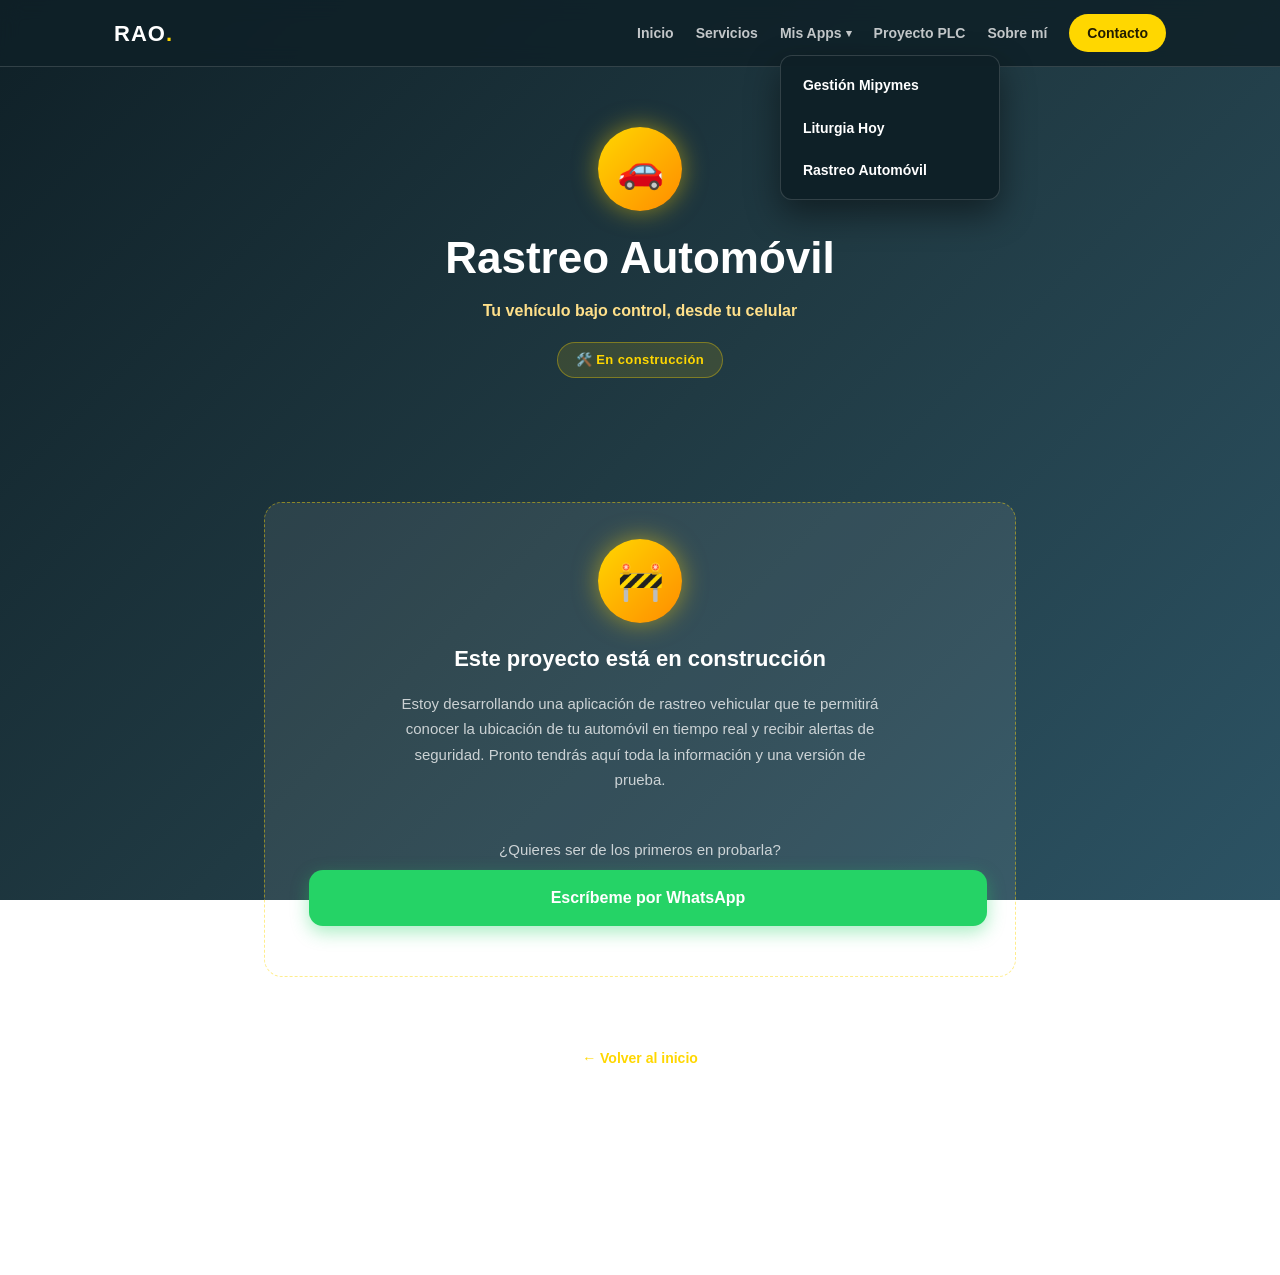
<file: apps/rastreo-automovil.html>
﻿<!DOCTYPE html>
<html lang="es">
<head>
  <meta charset="UTF-8">
  <meta name="viewport" content="width=device-width, initial-scale=1.0">
  <title>Rastreo Automóvil | Raúl Alejandro Ortiz</title>
  <meta name="description" content="App de rastreo vehicular en construcción.">
  <link rel="stylesheet" href="../styles.css">
</head>
<body>

  <header class="nav">
    <div class="nav-inner">
      <a href="../index.html" class="nav-logo">RAO<span>.</span></a>
      <nav class="nav-links" id="navLinks">
        <a href="../index.html">Inicio</a>
        <a href="../index.html#servicios">Servicios</a>
        <div class="nav-dropdown open" id="navDropdown">
          <button class="nav-dropdown-toggle" id="appsToggle" aria-expanded="true">
            Mis Apps <span class="caret">▾</span>
          </button>
          <div class="nav-dropdown-menu" id="appsMenu">
            <a href="gestion-mipymes.html">Gestión Mipymes</a>
            <a href="liturgia-hoy.html">Liturgia Hoy</a>
            <a href="rastreo-automovil.html">Rastreo Automóvil</a>
          </div>
        </div>
        <a href="../index.html#plc">Proyecto PLC</a>
        <a href="../index.html#sobre-mi">Sobre mí</a>
        <a href="../index.html#contacto" class="nav-cta">Contacto</a>
      </nav>
      <button class="nav-toggle" id="navToggle" aria-label="Abrir menú" aria-expanded="false">
        <span></span><span></span><span></span>
      </button>
    </div>
  </header>

  <main>

    <section class="app-hero">
      <div class="apps-badge">🚗</div>
      <h1>Rastreo Automóvil</h1>
      <p class="apps-sub">Tu vehículo bajo control, desde tu celular</p>
      <span class="app-status wip">🛠️ En construcción</span>
    </section>

    <div class="container page-app">
      <div class="app-content">
        <div class="wip-box">
          <div class="apps-badge">🚧</div>
          <h2>Este proyecto está en construcción</h2>
          <p>
            Estoy desarrollando una aplicación de rastreo vehicular que te permitirá conocer la ubicación de tu
            automóvil en tiempo real y recibir alertas de seguridad. Pronto tendrás aquí toda la información y una
            versión de prueba.
          </p>
          <div class="app-cta">
            <p>¿Quieres ser de los primeros en probarla?</p>
            <button class="btn btn-whatsapp" id="btnWhatsApp">Escríbeme por WhatsApp</button>
          </div>
        </div>
        <p style="text-align:center; margin-top: 30px;">
          <a href="../index.html" class="back-link">← Volver al inicio</a>
        </p>
      </div>
    </div>

  </main>

  <footer class="footer">
    <p>© 2026 Raúl Alejandro Ortiz Bermúdez · Mantenimiento Industrial y Producción</p>
  </footer>

  <script src="../script.js"></script>
</body>
</html>
</file>
<file: styles.css>
:root {
  --bg-0: #0F2027;
  --bg-1: #203A43;
  --bg-2: #2C5364;
  --accent: #FFD700;
  --accent-2: #FF8C00;
  --white: #ffffff;
  --white-08: rgba(255, 255, 255, 0.08);
  --white-15: rgba(255, 255, 255, 0.15);
  --text-muted: rgba(255, 255, 255, 0.75);
  --black-87: rgba(0, 0, 0, 0.87);
  --whatsapp: #25D366;
  --radius: 18px;
  --max-w: 1100px;
}

* {
  margin: 0;
  padding: 0;
  box-sizing: border-box;
}

html {
  scroll-behavior: smooth;
}

body {
  font-family: "Segoe UI", Roboto, Helvetica, Arial, sans-serif;
  background: linear-gradient(135deg, var(--bg-0), var(--bg-1), var(--bg-2));
  background-attachment: fixed;
  color: var(--white);
  line-height: 1.6;
}

a {
  color: inherit;
  text-decoration: none;
}

button {
  font-family: inherit;
  cursor: pointer;
}

.container {
  max-width: var(--max-w);
  margin: 0 auto;
  padding: 0 24px;
}

/* ---------- NAV ---------- */
.nav {
  position: sticky;
  top: 0;
  z-index: 100;
  background: rgba(15, 32, 39, 0.85);
  backdrop-filter: blur(10px);
  border-bottom: 1px solid var(--white-15);
}

.nav-inner {
  max-width: var(--max-w);
  margin: 0 auto;
  padding: 14px 24px;
  display: flex;
  align-items: center;
  justify-content: space-between;
}

.nav-logo {
  font-size: 22px;
  font-weight: 900;
  letter-spacing: 1px;
}

.nav-logo span {
  color: var(--accent);
}

.nav-links {
  display: flex;
  align-items: center;
  gap: 22px;
}

.nav-links a {
  font-size: 14px;
  font-weight: 600;
  color: var(--text-muted);
  transition: color 0.2s;
}

.nav-links a:hover {
  color: var(--accent);
}

.nav-links .nav-cta {
  background: var(--accent);
  color: var(--black-87);
  padding: 8px 18px;
  border-radius: 20px;
  font-weight: 700;
}

.nav-links .nav-cta:hover {
  background: var(--accent-2);
  color: var(--white);
}

.nav-dropdown {
  position: relative;
}

.nav-dropdown-toggle {
  background: none;
  border: none;
  color: var(--text-muted);
  font-size: 14px;
  font-weight: 600;
  font-family: inherit;
  cursor: pointer;
  padding: 4px 0;
  display: flex;
  align-items: center;
  gap: 4px;
  transition: color 0.2s;
}

.nav-dropdown-toggle:hover {
  color: var(--accent);
}

.caret {
  font-size: 11px;
}

.nav-dropdown-menu {
  position: absolute;
  top: 100%;
  left: 0;
  min-width: 220px;
  margin-top: 10px;
  background: rgba(15, 32, 39, 0.98);
  border: 1px solid var(--white-15);
  border-radius: 12px;
  padding: 8px;
  box-shadow: 0 14px 34px rgba(0, 0, 0, 0.45);
  opacity: 0;
  visibility: hidden;
  transform: translateY(6px);
  transition: opacity 0.18s ease, transform 0.18s ease, visibility 0.18s;
  z-index: 300;
}

.nav-dropdown.open .nav-dropdown-menu {
  opacity: 1;
  visibility: visible;
  transform: translateY(0);
}

.nav-dropdown-menu a {
  display: block;
  padding: 10px 14px;
  border-radius: 8px;
  font-size: 14px;
  font-weight: 600;
  color: var(--white);
  transition: background 0.15s, color 0.15s;
}

.nav-dropdown-menu a:hover {
  background: var(--white-08);
  color: var(--accent);
}

.nav-toggle {
  display: none;
  flex-direction: column;
  gap: 5px;
  background: none;
  border: none;
  padding: 6px;
}

.nav-toggle span {
  width: 24px;
  height: 2px;
  background: var(--white);
  border-radius: 2px;
  transition: transform 0.2s;
}

/* ---------- HERO ---------- */
.hero {
  position: relative;
  overflow: hidden;
}

.hero-bg {
  position: absolute;
  inset: 0;
  background:
    radial-gradient(circle at 80% 20%, rgba(255, 215, 0, 0.12), transparent 40%),
    radial-gradient(circle at 10% 80%, rgba(255, 140, 0, 0.08), transparent 40%);
  pointer-events: none;
}

.hero-inner {
  position: relative;
  max-width: var(--max-w);
  margin: 0 auto;
  padding: 110px 24px 90px;
  text-align: center;
}

.hero-eyebrow {
  display: inline-block;
  font-size: 13px;
  font-weight: 700;
  letter-spacing: 1.5px;
  text-transform: uppercase;
  color: var(--accent);
  border: 1px solid var(--white-15);
  background: var(--white-08);
  padding: 8px 18px;
  border-radius: 20px;
  margin-bottom: 26px;
}

.hero h1 {
  font-size: clamp(30px, 5vw, 52px);
  font-weight: 900;
  line-height: 1.15;
  max-width: 800px;
  margin: 0 auto 20px;
}

.hero h1 span {
  color: var(--accent);
}

.hero-sub {
  font-size: clamp(15px, 2vw, 18px);
  color: var(--text-muted);
  max-width: 680px;
  margin: 0 auto 34px;
}

.hero-sub strong {
  color: var(--accent-2);
}

.hero-actions {
  display: flex;
  justify-content: center;
  gap: 16px;
  flex-wrap: wrap;
  margin-bottom: 60px;
}

.hero-stats {
  display: flex;
  justify-content: center;
  gap: 24px;
  flex-wrap: wrap;
}

.stat {
  background: var(--white-08);
  border: 1px solid var(--white-15);
  border-radius: var(--radius);
  padding: 22px 30px;
  min-width: 200px;
  display: flex;
  flex-direction: column;
  gap: 4px;
}

.stat-num {
  font-size: 30px;
  font-weight: 900;
  color: var(--accent);
}

.stat-label {
  font-size: 13px;
  color: var(--text-muted);
}

/* ---------- BUTTONS ---------- */
.btn {
  display: inline-block;
  border: none;
  border-radius: 14px;
  font-size: 15px;
  font-weight: 700;
  padding: 14px 26px;
  text-align: center;
  transition: transform 0.15s, box-shadow 0.15s, background 0.2s;
}

.btn:hover {
  transform: translateY(-2px);
}

.btn-primary {
  background: var(--accent);
  color: var(--black-87);
  box-shadow: 0 6px 18px rgba(255, 215, 0, 0.4);
}

.btn-primary:hover {
  background: var(--accent-2);
  color: var(--white);
}

.btn-ghost {
  background: transparent;
  color: var(--white);
  border: 1.4px solid var(--white-54, rgba(255, 255, 255, 0.54));
}

.btn-ghost:hover {
  background: var(--white-08);
}

.btn-whatsapp {
  background: var(--whatsapp);
  color: var(--white);
  box-shadow: 0 6px 18px rgba(37, 211, 102, 0.4);
}

.btn-whatsapp:hover {
  background: #1fb857;
}

.btn-email {
  background: transparent;
  color: var(--white);
  border: 1.4px solid var(--white-54, rgba(255, 255, 255, 0.54));
}

.btn-email:hover {
  background: var(--white-08);
}

/* ---------- SECTIONS ---------- */
.section {
  padding: 90px 0;
}

.section:nth-child(odd of .section) {
  background: rgba(0, 0, 0, 0.08);
}

.section-head {
  text-align: center;
  margin-bottom: 48px;
}

.section-eyebrow {
  font-size: 13px;
  font-weight: 700;
  letter-spacing: 1.5px;
  text-transform: uppercase;
  color: var(--accent);
  margin-bottom: 10px;
}

.section-head h2 {
  font-size: clamp(26px, 4vw, 38px);
  font-weight: 900;
  margin-bottom: 14px;
}

.section-sub {
  color: var(--text-muted);
  max-width: 640px;
  margin: 0 auto;
}

/* ---------- SERVICIOS ---------- */
.grid-services {
  display: grid;
  grid-template-columns: repeat(auto-fit, minmax(280px, 1fr));
  gap: 20px;
}

.card-service {
  background: var(--white-08);
  border: 1px solid var(--white-15);
  border-radius: var(--radius);
  padding: 26px;
  transition: transform 0.2s, border-color 0.2s;
}

.card-service:hover {
  transform: translateY(-4px);
  border-color: var(--accent);
}

.service-icon {
  width: 52px;
  height: 52px;
  display: flex;
  align-items: center;
  justify-content: center;
  font-size: 24px;
  background: rgba(255, 215, 0, 0.15);
  border-radius: 14px;
  margin-bottom: 18px;
}

.card-service h3 {
  font-size: 18px;
  font-weight: 800;
  margin-bottom: 10px;
}

.card-service p {
  font-size: 14px;
  color: var(--text-muted);
}

/* ---------- APPS (replica de QuieresTuAppScreen) ---------- */
.apps {
  padding: 90px 0;
  background: linear-gradient(135deg, #0B1620, #16232C, #1C3A49);
}

.apps-inner {
  max-width: 720px;
  margin: 0 auto;
  padding: 0 24px;
  text-align: center;
}

.apps-badge {
  width: 84px;
  height: 84px;
  margin: 0 auto 26px;
  border-radius: 50%;
  display: flex;
  align-items: center;
  justify-content: center;
  font-size: 38px;
  background: linear-gradient(135deg, var(--accent), var(--accent-2));
  box-shadow: 0 0 24px rgba(255, 215, 0, 0.5);
}

.apps h2 {
  font-size: clamp(26px, 4vw, 36px);
  font-weight: 900;
  line-height: 1.2;
  margin-bottom: 12px;
}

.apps-sub {
  font-size: 16px;
  font-weight: 600;
  color: #ffe08a;
  margin-bottom: 40px;
}

.card-featured {
  background: linear-gradient(135deg, var(--accent), var(--accent-2));
  border-radius: 20px;
  padding: 24px;
  text-align: left;
  box-shadow: 0 8px 20px rgba(255, 140, 0, 0.5);
  color: var(--black-87);
  margin-bottom: 24px;
}

.badge-nuevo {
  display: inline-block;
  background: rgba(0, 0, 0, 0.75);
  color: var(--white);
  font-size: 11px;
  font-weight: 700;
  letter-spacing: 0.8px;
  padding: 4px 12px;
  border-radius: 20px;
  margin-bottom: 14px;
}

.card-featured h3 {
  font-size: 24px;
  font-weight: 900;
  line-height: 1.15;
  margin-bottom: 10px;
}

.featured-intro {
  font-size: 14px;
  font-weight: 600;
  margin-bottom: 10px;
}

.chips {
  display: flex;
  flex-wrap: wrap;
  gap: 8px;
  margin-bottom: 8px;
}

.chip {
  background: rgba(255, 255, 255, 0.55);
  font-size: 12px;
  font-weight: 700;
  padding: 6px 12px;
  border-radius: 20px;
}

.featured-note {
  font-size: 13px;
  line-height: 1.4;
  margin-bottom: 18px;
}

.btn-eval {
  width: 100%;
  background: var(--black-87);
  color: var(--white);
  box-shadow: 0 4px 12px rgba(0, 0, 0, 0.3);
}

.btn-eval:hover {
  background: #000;
  color: var(--accent);
}

.card-services-apps {
  background: var(--white-08);
  border: 1px solid var(--white-15);
  border-radius: 18px;
  padding: 24px;
  text-align: left;
  margin-bottom: 40px;
}

.service-app {
  display: flex;
  gap: 14px;
  align-items: flex-start;
}

.service-app + .service-app {
  margin-top: 18px;
}

.service-app-icon {
  flex-shrink: 0;
  width: 44px;
  height: 44px;
  display: flex;
  align-items: center;
  justify-content: center;
  font-size: 20px;
  background: rgba(255, 215, 0, 0.2);
  border-radius: 10px;
}

.service-app h4 {
  font-size: 15px;
  font-weight: 800;
  margin-bottom: 3px;
}

.service-app p {
  font-size: 13px;
  color: var(--text-muted);
}

.apps-cta {
  font-size: 18px;
  font-weight: 700;
  line-height: 1.4;
  margin-bottom: 28px;
}

#btnWhatsApp {
  width: 100%;
  height: 56px;
  font-size: 16px;
  margin-bottom: 14px;
}

#btnEmail {
  width: 100%;
  height: 56px;
  font-size: 15px;
  margin-bottom: 24px;
}

.apps-sign {
  font-size: 13px;
  letter-spacing: 0.5px;
  color: rgba(255, 255, 255, 0.6);
}

/* ---------- REPOSITORIO ---------- */
.repo-head {
  margin-top: 60px;
  text-align: center;
}

.repo-head h3 {
  font-size: clamp(22px, 3vw, 28px);
  font-weight: 900;
  margin-bottom: 32px;
}

.grid-repo {
  display: grid;
  grid-template-columns: repeat(auto-fit, minmax(250px, 1fr));
  gap: 18px;
  text-align: left;
}

.card-repo {
  background: var(--white-08);
  border: 1px solid var(--white-15);
  border-radius: var(--radius);
  padding: 22px;
}

.repo-badge {
  width: 46px;
  height: 46px;
  border-radius: 12px;
  display: flex;
  align-items: center;
  justify-content: center;
  font-size: 22px;
  margin-bottom: 14px;
}

.repo-excel { background: rgba(33, 135, 62, 0.35); }
.repo-pbi { background: rgba(242, 200, 27, 0.3); }
.repo-gest { background: rgba(255, 140, 0, 0.3); }

.card-repo h4 {
  font-size: 16px;
  font-weight: 800;
  margin-bottom: 8px;
}

.card-repo p {
  font-size: 13px;
  color: var(--text-muted);
  margin-bottom: 12px;
}

.repo-tech {
  font-size: 12px;
  font-weight: 700;
  color: var(--accent);
  background: rgba(255, 215, 0, 0.12);
  padding: 4px 10px;
  border-radius: 12px;
}

/* ---------- PLC ---------- */
.plc-card {
  display: flex;
  gap: 26px;
  align-items: flex-start;
  background: var(--white-08);
  border: 1px solid var(--white-15);
  border-radius: var(--radius);
  padding: 32px;
  max-width: 820px;
  margin: 0 auto;
}

.plc-icon {
  flex-shrink: 0;
  width: 64px;
  height: 64px;
  border-radius: 50%;
  display: flex;
  align-items: center;
  justify-content: center;
  font-size: 30px;
  background: linear-gradient(135deg, rgba(255, 215, 0, 0.9), rgba(255, 140, 0, 0.9));
  box-shadow: 0 0 20px rgba(255, 215, 0, 0.4);
}

.plc-card h3 {
  font-size: 17px;
  font-weight: 800;
  margin: 16px 0 6px;
}

.plc-card h3:first-child {
  margin-top: 0;
}

.plc-card p {
  font-size: 14px;
  color: var(--text-muted);
}

.plc-progress {
  margin-top: 18px;
}

.plc-progress span {
  display: inline-block;
  font-size: 13px;
  font-weight: 700;
  color: var(--accent);
  background: rgba(255, 215, 0, 0.12);
  border: 1px solid rgba(255, 215, 0, 0.3);
  padding: 6px 14px;
  border-radius: 20px;
}

/* ---------- SOBRE MI ---------- */
.bio-grid {
  display: grid;
  grid-template-columns: 1.2fr 1fr;
  gap: 32px;
  max-width: 900px;
  margin: 0 auto;
}

.bio-text p {
  color: var(--text-muted);
  margin-bottom: 16px;
  font-size: 15px;
}

.bio-list {
  list-style: none;
  background: var(--white-08);
  border: 1px solid var(--white-15);
  border-radius: var(--radius);
  padding: 24px;
}

.bio-list li {
  font-size: 14px;
  padding: 8px 0;
  border-bottom: 1px solid var(--white-15);
}

.bio-list li:last-child {
  border-bottom: none;
}

/* ---------- CONTACTO ---------- */
.contact-actions {
  display: flex;
  flex-direction: column;
  gap: 14px;
  max-width: 420px;
  margin: 0 auto;
}

.contact-actions .btn {
  width: 100%;
  height: 56px;
  display: flex;
  align-items: center;
  justify-content: center;
}

/* ---------- FOOTER ---------- */
.footer {
  text-align: center;
  padding: 30px 24px;
  border-top: 1px solid var(--white-15);
  font-size: 13px;
  color: var(--text-muted);
}

/* ---------- RESPONSIVE ---------- */
@media (max-width: 860px) {
  .nav-toggle {
    display: flex;
  }

  .nav-links {
    position: absolute;
    top: 100%;
    left: 0;
    right: 0;
    flex-direction: column;
    align-items: stretch;
    gap: 0;
    background: rgba(15, 32, 39, 0.97);
    border-bottom: 1px solid var(--white-15);
    padding: 10px 24px 18px;
    display: none;
  }

  .nav-links.open {
    display: flex;
  }

  .nav-links a {
    padding: 12px 4px;
    border-bottom: 1px solid var(--white-15);
  }

  .nav-links .nav-cta {
    text-align: center;
    margin-top: 10px;
  }

  .nav-dropdown-toggle {
    width: 100%;
    padding: 12px 4px;
    justify-content: space-between;
    border-bottom: 1px solid var(--white-15);
  }

  .nav-dropdown-menu {
    position: static;
    min-width: 0;
    margin: 0 0 6px 12px;
    border: none;
    box-shadow: none;
    background: transparent;
    opacity: 1;
    visibility: hidden;
    transform: none;
  }

  .nav-dropdown.open .nav-dropdown-menu {
    opacity: 1;
    visibility: visible;
  }

  .hero-inner {
    padding: 80px 24px 70px;
  }

  .hero-stats {
    gap: 14px;
  }

  .stat {
    min-width: 150px;
    padding: 18px 20px;
  }

  .section {
    padding: 64px 0;
  }

  .plc-card {
    flex-direction: column;
  }

  .bio-grid {
    grid-template-columns: 1fr;
  }
}

/* ---------- PÁGINAS DE APPS ---------- */
.page-app {
  padding: 70px 0 90px;
}

.app-hero {
  text-align: center;
  padding: 60px 24px 10px;
}

.app-hero .apps-badge {
  margin-bottom: 22px;
}

.app-hero h1 {
  font-size: clamp(28px, 5vw, 44px);
  font-weight: 900;
  line-height: 1.15;
  margin-bottom: 14px;
}

.app-hero .apps-sub {
  margin-bottom: 18px;
}

.app-status {
  display: inline-block;
  padding: 7px 18px;
  border-radius: 20px;
  font-size: 13px;
  font-weight: 700;
  letter-spacing: 0.4px;
}

.app-status.live {
  background: rgba(37, 211, 102, 0.15);
  color: #4ade80;
  border: 1px solid rgba(37, 211, 102, 0.4);
}

.app-status.wip {
  background: rgba(255, 215, 0, 0.12);
  color: var(--accent);
  border: 1px solid rgba(255, 215, 0, 0.35);
}

.app-content {
  max-width: 800px;
  margin: 0 auto;
  padding: 20px 24px;
  text-align: left;
}

.app-content h2 {
  font-size: 22px;
  font-weight: 800;
  margin: 34px 0 14px;
}

.app-content p {
  font-size: 15px;
  color: var(--text-muted);
  line-height: 1.7;
  margin-bottom: 12px;
}

.app-grid-features {
  display: grid;
  grid-template-columns: repeat(auto-fit, minmax(230px, 1fr));
  gap: 16px;
  margin: 18px 0;
}

.app-feature {
  background: var(--white-08);
  border: 1px solid var(--white-15);
  border-radius: 14px;
  padding: 20px;
}

.app-feature .service-icon {
  margin-bottom: 12px;
}

.app-feature h3 {
  font-size: 15px;
  font-weight: 800;
  margin-bottom: 6px;
}

.app-feature p {
  font-size: 13px;
  margin-bottom: 0;
}

.app-tech {
  display: flex;
  flex-wrap: wrap;
  gap: 10px;
  margin: 14px 0 6px;
}

.app-tech span {
  font-size: 12px;
  font-weight: 700;
  color: var(--accent);
  background: rgba(255, 215, 0, 0.12);
  padding: 6px 14px;
  border-radius: 20px;
  border: 1px solid rgba(255, 215, 0, 0.25);
}

.app-cta {
  text-align: center;
  margin-top: 44px;
}

.app-cta h2 {
  margin-top: 0;
}

.app-cta .btn {
  min-width: 260px;
  margin: 8px;
}

.back-link {
  display: inline-block;
  margin: 40px 0 0;
  font-size: 14px;
  font-weight: 700;
  color: var(--accent);
}

.back-link:hover {
  text-decoration: underline;
}

.wip-box {
  background: var(--white-08);
  border: 1px dashed rgba(255, 215, 0, 0.45);
  border-radius: var(--radius);
  padding: 36px;
  text-align: center;
  margin-top: 24px;
}

.wip-box .apps-badge {
  margin-bottom: 18px;
}

.wip-box h2 {
  margin-top: 0;
}

.wip-box p {
  max-width: 480px;
  margin: 0 auto;
}
</file>
